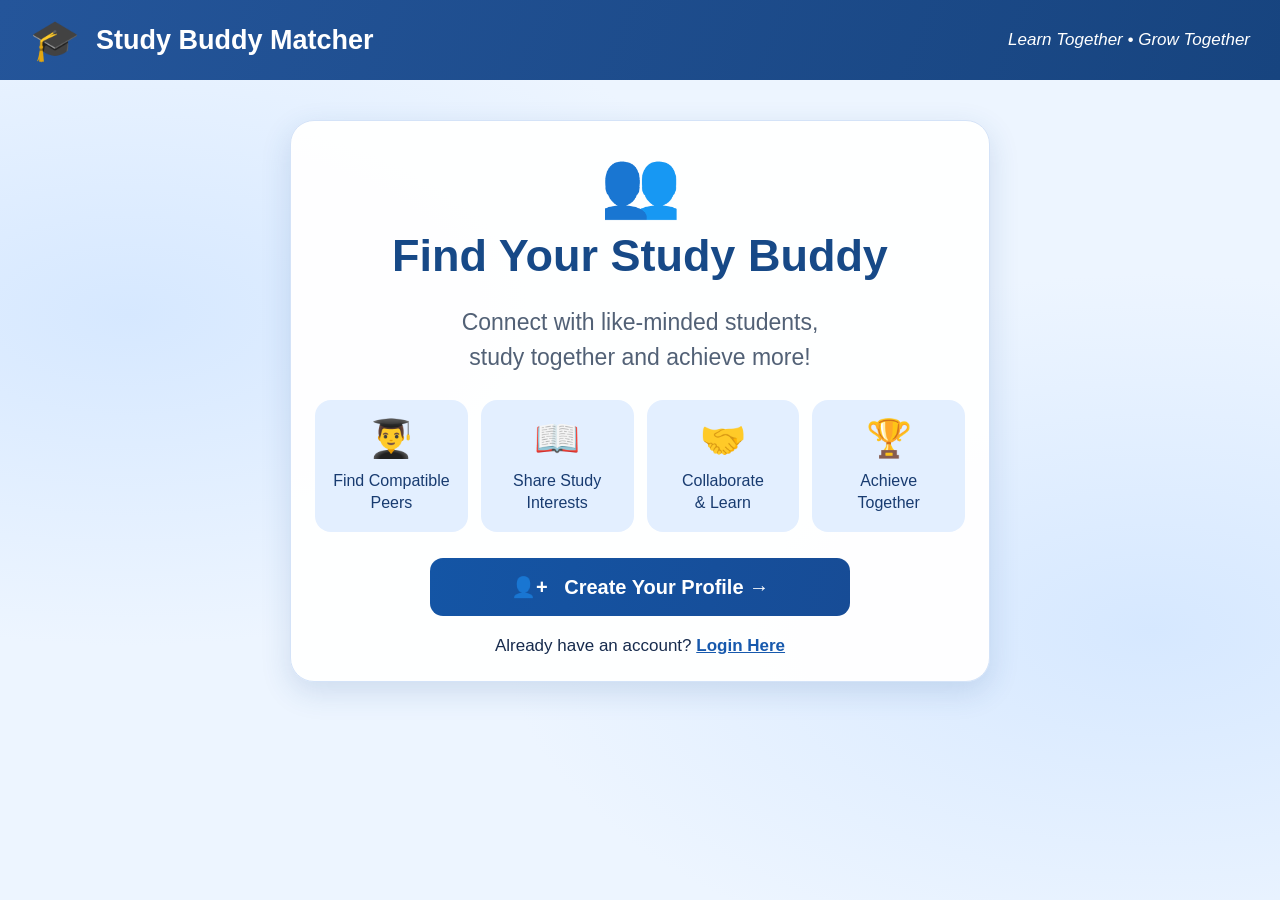
<file: index.html>
<!DOCTYPE html>
<html lang="en">
<head>
    <meta charset="UTF-8">
    <meta name="viewport" content="width=device-width, initial-scale=1.0">
    <title>Study Buddy Matcher</title>
    <link rel="stylesheet" href="Style.css">
</head>
<body>

    <header class="top-header">
        <div class="brand">
            <span class="cap">🎓</span>
            <span>Study Buddy Matcher</span>
        </div>
        <div class="tagline">Learn Together • Grow Together</div>
    </header>

    <main class="hero-card">

        <div class="hero-icon">👥</div>

        <h1>Find Your Study Buddy</h1>

        <p class="description">
            Connect with like-minded students,<br>
            study together and achieve more!
        </p>

        <section class="features">

            <div class="feature">
                <div class="feature-icon">👨‍🎓</div>
                <p>Find Compatible<br>Peers</p>
            </div>

            <div class="feature">
                <div class="feature-icon">📖</div>
                <p>Share Study<br>Interests</p>
            </div>

            <div class="feature">
                <div class="feature-icon">🤝</div>
                <p>Collaborate<br>&amp; Learn</p>
            </div>

            <div class="feature">
                <div class="feature-icon">🏆</div>
                <p>Achieve<br>Together</p>
            </div>

        </section>

        <a href="RegistrationPage.html" class="create-button">
            👤+ &nbsp; Create Your Profile &rarr;
        </a>

        <p class="login-text">
            Already have an account?
            <a href="LoginPage.html">Login Here</a>
        </p>

    </main>

</body>
</html>
</file>
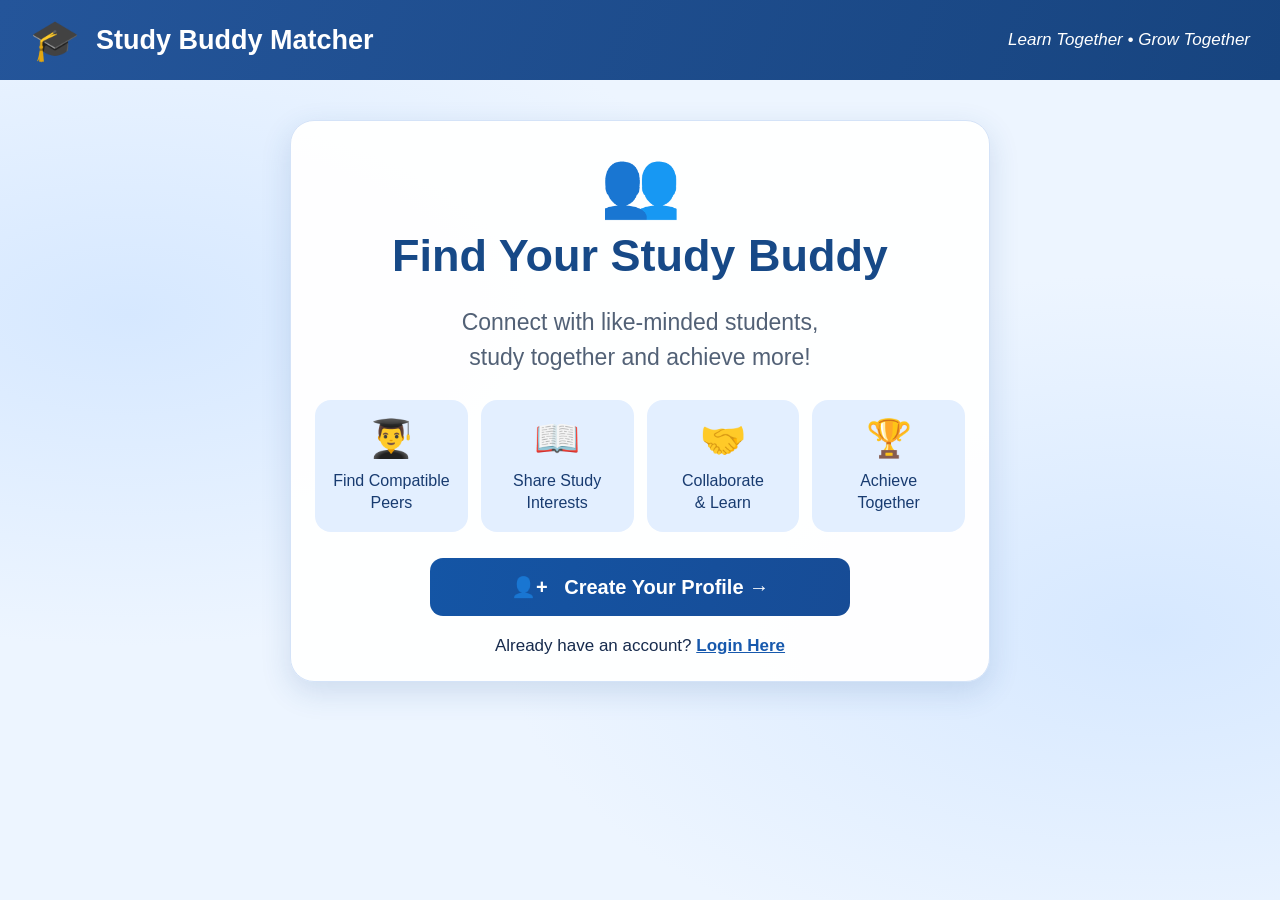
<file: src/main/webapp/index.html>
<!DOCTYPE html>
<html lang="en">
<head>
    <meta charset="UTF-8">
    <meta name="viewport" content="width=device-width, initial-scale=1.0">
    <title>Study Buddy Matcher</title>
    <link rel="stylesheet" href="Style.css">
</head>
<body>

    <header class="top-header">
        <div class="brand">
            <span class="cap">🎓</span>
            <span>Study Buddy Matcher</span>
        </div>
        <div class="tagline">Learn Together • Grow Together</div>
    </header>

    <main class="hero-card">

        <div class="hero-icon">👥</div>

        <h1>Find Your Study Buddy</h1>

        <p class="description">
            Connect with like-minded students,<br>
            study together and achieve more!
        </p>

        <section class="features">

            <div class="feature">
                <div class="feature-icon">👨‍🎓</div>
                <p>Find Compatible<br>Peers</p>
            </div>

            <div class="feature">
                <div class="feature-icon">📖</div>
                <p>Share Study<br>Interests</p>
            </div>

            <div class="feature">
                <div class="feature-icon">🤝</div>
                <p>Collaborate<br>&amp; Learn</p>
            </div>

            <div class="feature">
                <div class="feature-icon">🏆</div>
                <p>Achieve<br>Together</p>
            </div>

        </section>

        <a href="RegistrationPage.html" class="create-button">
            👤+ &nbsp; Create Your Profile &rarr;
        </a>

        <p class="login-text">
            Already have an account?
            <a href="LoginPage.html">Login Here</a>
        </p>

    </main>

</body>
</html>
</file>
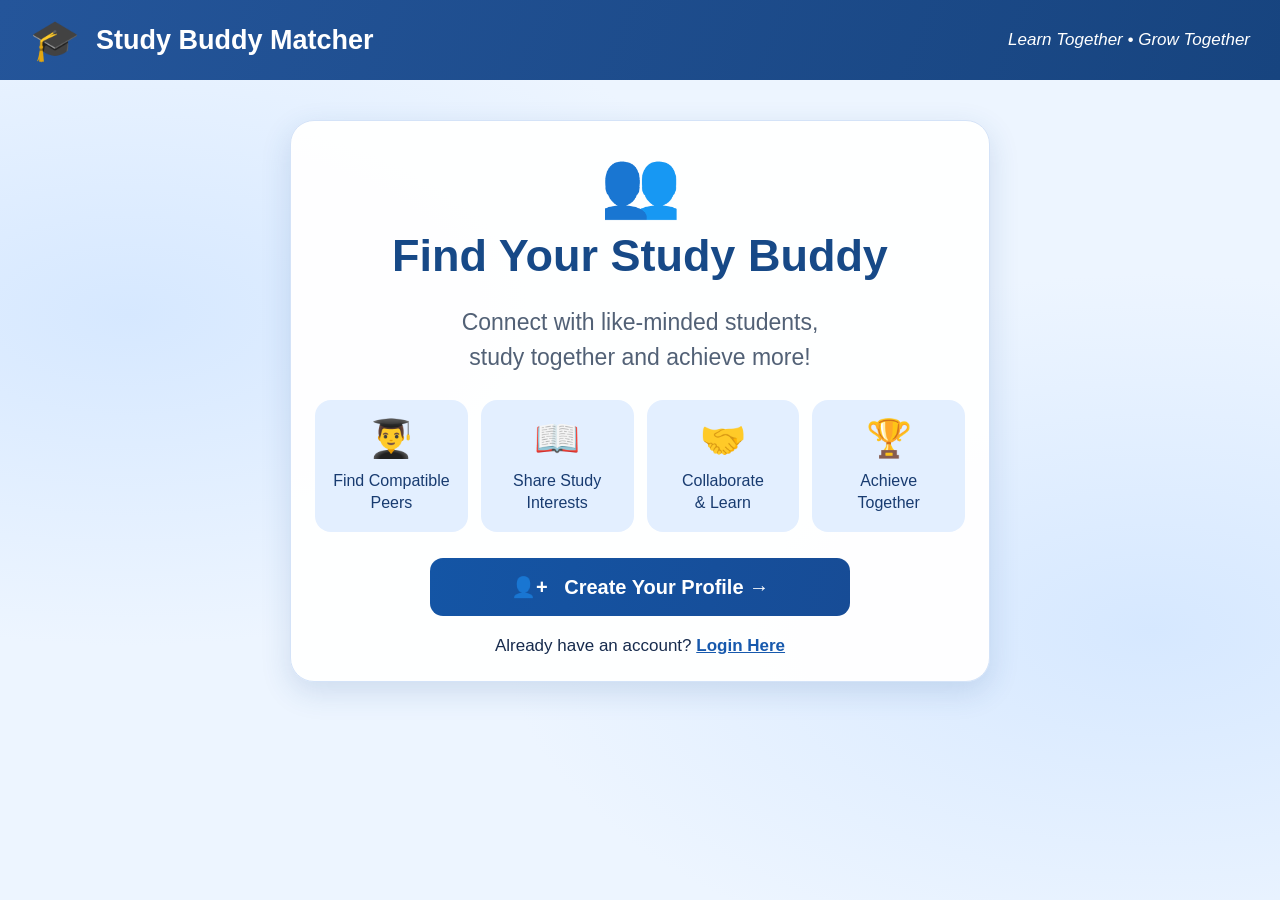
<file: HomePage.html>
<!DOCTYPE html>
<html lang="en">
<head>
    <meta charset="UTF-8">
    <meta name="viewport" content="width=device-width, initial-scale=1.0">
    <title>Study Buddy Matcher</title>
    <link rel="stylesheet" href="HomePage.css">
</head>
<body>

    <header class="top-header">
        <div class="brand">
            <span class="cap">🎓</span>
            <span>Study Buddy Matcher</span>
        </div>
        <div class="tagline">Learn Together • Grow Together</div>
    </header>

    <main class="hero-card">

        <div class="hero-icon">👥</div>

        <h1>Find Your Study Buddy</h1>

        <p class="description">
            Connect with like-minded students,<br>
            study together and achieve more!
        </p>

        <section class="features">

            <div class="feature">
                <div class="feature-icon">👨‍🎓</div>
                <p>Find Compatible<br>Peers</p>
            </div>

            <div class="feature">
                <div class="feature-icon">📖</div>
                <p>Share Study<br>Interests</p>
            </div>

            <div class="feature">
                <div class="feature-icon">🤝</div>
                <p>Collaborate<br>&amp; Learn</p>
            </div>

            <div class="feature">
                <div class="feature-icon">🏆</div>
                <p>Achieve<br>Together</p>
            </div>

        </section>

        <a href="RegistrationPage.html" class="create-button">
            👤+ &nbsp; Create Your Profile &rarr;
        </a>

        <p class="login-text">
            Already have an account?
            <a href="LoginPage.html">Login Here</a>
        </p>

    </main>

</body>
</html>
</file>
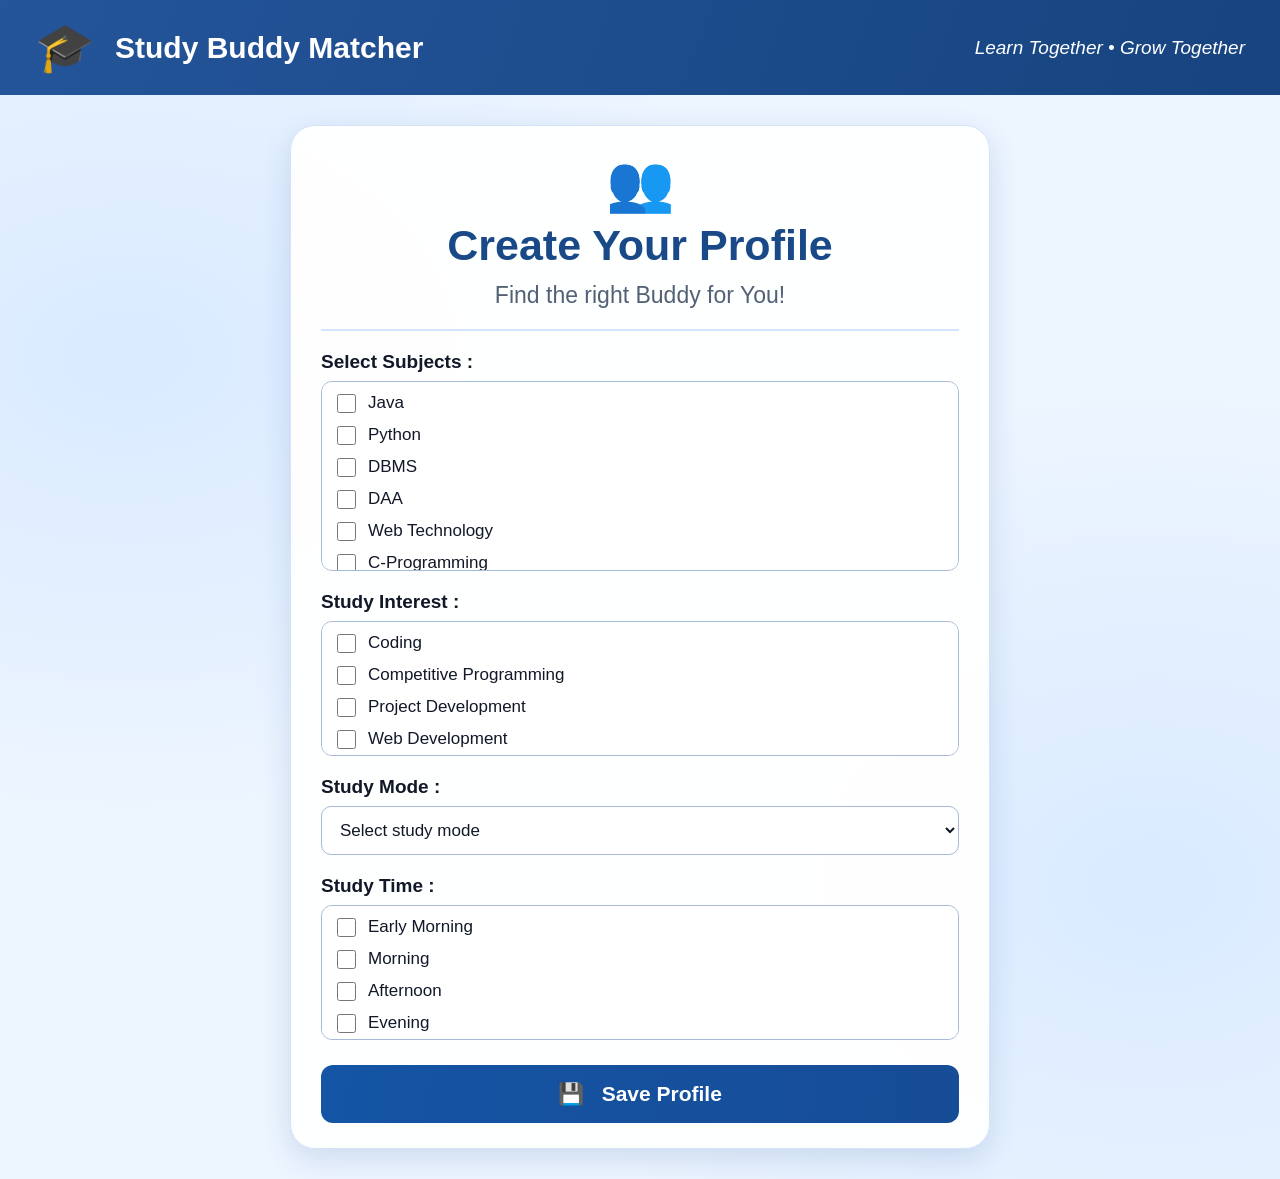
<file: ProfilePage.html>
<!DOCTYPE html>
<html lang="en">
<head>
    <meta charset="UTF-8">
    <meta name="viewport" content="width=device-width, initial-scale=1.0">
    <title>Create Your Profile - Study Buddy Matcher</title>
    <link rel="stylesheet" href="ProfilePage.css">
</head>
<body>

    <header class="top-header">
        <div class="brand">
            <span class="cap">&#127891;</span>
            <span>Study Buddy Matcher</span>
        </div>
        <div class="tagline">Learn Together &bull; Grow Together</div>
    </header>

    <main class="profile-card">

        <div class="profile-icon">&#128101;</div>
        <h1>Create Your Profile</h1>
        <h3>Find the right Buddy for You!</h3>

        <div class="divider"></div>

        <form action="LoginPage.html" method="get">

            <label>Select Subjects :</label>
            <div class="checkbox-list subjects-list" required>
                <label><input type="checkbox" name="subjects" value="java"> Java</label>
                <label><input type="checkbox" name="subjects" value="python"> Python</label>
                <label><input type="checkbox" name="subjects" value="dbms"> DBMS</label>
                <label><input type="checkbox" name="subjects" value="daa"> DAA</label>
                <label><input type="checkbox" name="subjects" value="webTechnology"> Web Technology</label>
                <label><input type="checkbox" name="subjects" value="C"> C-Programming</label>
                <label><input type="checkbox" name="subjects" value="C++"> C++</label>
                <label><input type="checkbox" name="subjects" value="coa"> COA</label>
                <label><input type="checkbox" name="subjects" value="os"> OS</label>
                <label><input type="checkbox" name="subjects" value="tafl"> TAFL</label>
            </div>

            <label>Study Interest :</label>
            <div class="checkbox-list interest-list">
                <label><input type="checkbox" name="interest" value="coding"> Coding</label>
                <label><input type="checkbox" name="interest" value="competitiveProgramming"> Competitive Programming</label>
                <label><input type="checkbox" name="interest" value="projectDevelopment"> Project Development</label>
                <label><input type="checkbox" name="interest" value="webDevelopment"> Web Development</label>
            </div>

            <label for="studyMode">Study Mode :</label>
            <select id="studyMode" name="studyMode" required>
                <option value="">Select study mode</option>
                <option value="online">Online</option>
                <option value="offline">Offline</option>
                <option value="both">Both</option>
            </select>

            <label>Study Time :</label>
            <div class="checkbox-list time-list">
                <label><input type="checkbox" name="studyTime" value="earlyMorning"> Early Morning</label>
                <label><input type="checkbox" name="studyTime" value="morning"> Morning</label>
                <label><input type="checkbox" name="studyTime" value="afternoon"> Afternoon</label>
                <label><input type="checkbox" name="studyTime" value="evening"> Evening</label>
                <label><input type="checkbox" name="studyTime" value="night"> Night</label>
            </div>

            <button type="submit">&#128190; &nbsp; Save Profile</button>

        </form>
    </main>

</body>
</html>
</file>
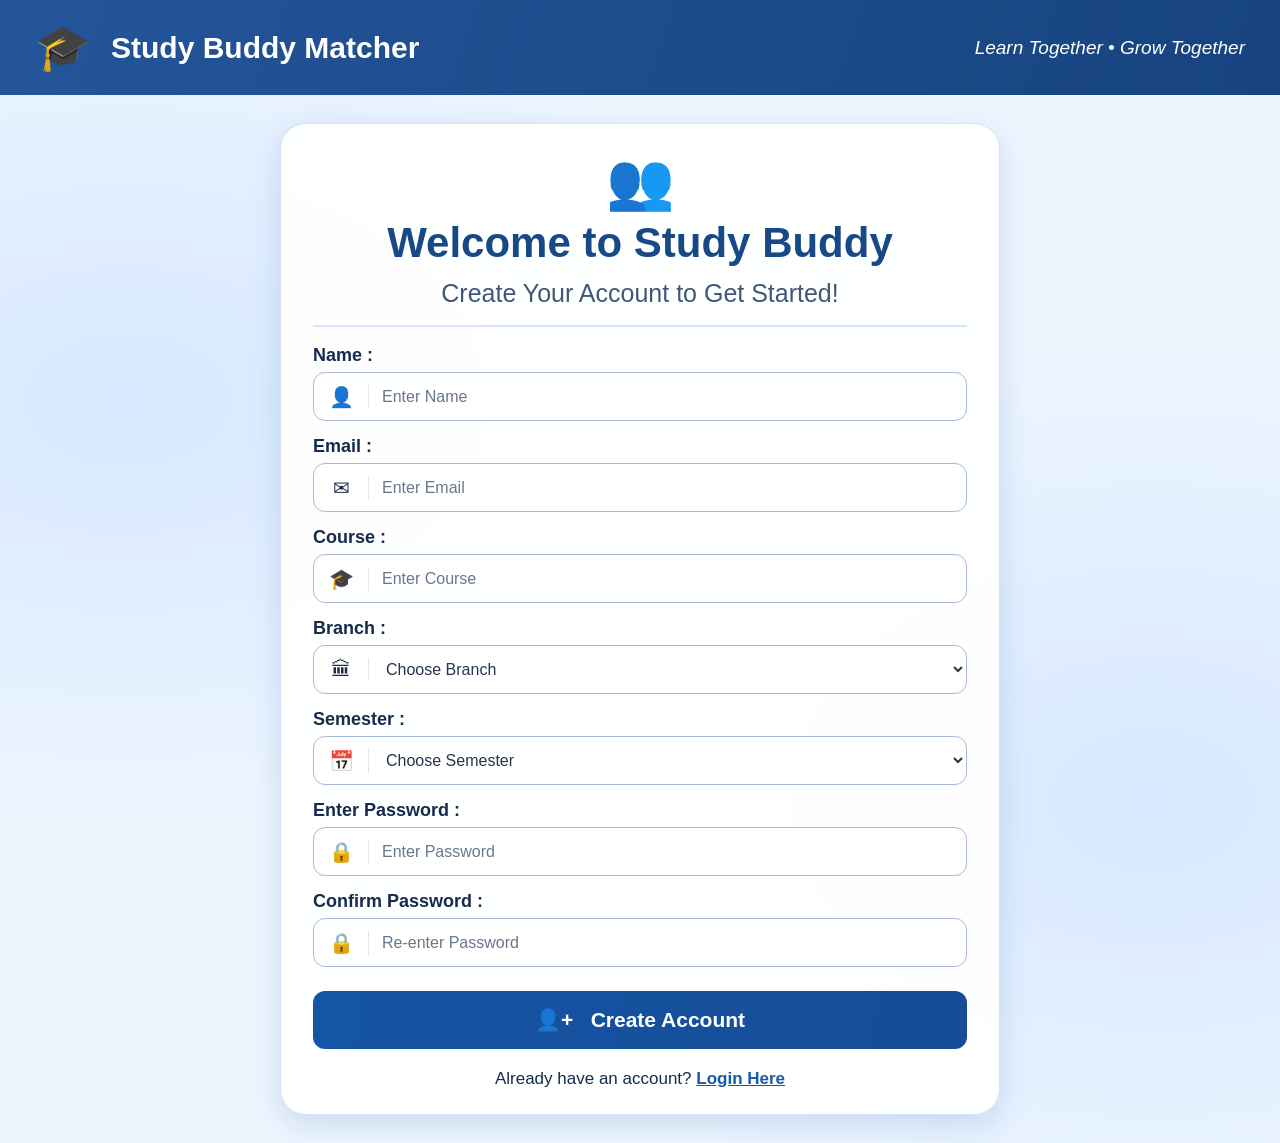
<file: RegistrationPage.html>
<!DOCTYPE html>
<html lang="en">
<head>
    <meta charset="UTF-8">
    <meta name="viewport" content="width=device-width, initial-scale=1.0">
    <title>Registration - Study Buddy Matcher</title>
    <link rel="stylesheet" href="RegistrationPage.css">
</head>
<body>

    <header class="top-header">
        <div class="brand">
            <span class="cap">🎓</span>
            <span>Study Buddy Matcher</span>
        </div>
        <div class="tagline">Learn Together • Grow Together</div>
    </header>

    <main class="registration-card">

        <div class="hero-icon">👥</div>

        <h1>Welcome to Study Buddy</h1>
        <h3>Create Your Account to Get Started!</h3>

        <div class="divider"></div>

        <form action="ProfilePage.html" method="get">

            <label for="name">Name :</label>
            <div class="input-box">
                <span>👤</span>
                <input type="text" id="name" name="name"
                       placeholder="Enter Name" required>
            </div>

            <label for="email">Email :</label>
            <div class="input-box">
                <span>✉</span>
                <input type="email" id="email" name="email"
                       placeholder="Enter Email" required>
            </div>

            <label for="course">Course :</label>
            <div class="input-box">
                <span>🎓</span>
                <input type="text" id="course" name="course"
                       placeholder="Enter Course" required>
            </div>

            <label for="branch">Branch :</label>
            <div class="input-box">
                <span>🏛</span>
                <select id="branch" name="branch" required>
                    <option value="">Choose Branch</option>
                    <option value="CSE">Computer Science Engineering</option>
                    <option value="IT">Information Technology</option>
                    <option value="ECE">Electronics and Communication</option>
                    <option value="ME">Mechanical Engineering</option>
                    <option value="CE">Civil Engineering</option>
                    <option value="EE">Electrical Engineering</option>
                    <option value="AI-ML">AI &amp; Machine Learning</option>
                    <option value="DS">Data Science</option>
                </select>
            </div>

            <label for="semester">Semester :</label>
            <div class="input-box">
                <span>📅</span>
                <select id="semester" name="semester" required>
                    <option value="">Choose Semester</option>
                    <option value="1">1st Semester</option>
                    <option value="2">2nd Semester</option>
                    <option value="3">3rd Semester</option>
                    <option value="4">4th Semester</option>
                    <option value="5">5th Semester</option>
                    <option value="6">6th Semester</option>
                    <option value="7">7th Semester</option>
                    <option value="8">8th Semester</option>
                </select>
            </div>

            <label for="password">Enter Password :</label>
            <div class="input-box">
                <span>🔒</span>
                <input type="password" id="password" name="password"
                       placeholder="Enter Password" required>
            </div>

            <label for="confirmPassword">Confirm Password :</label>
            <div class="input-box">
                <span>🔒</span>
                <input type="password" id="confirmPassword"
                       name="confirmPassword"
                       placeholder="Re-enter Password" required>
            </div>

            <button type="submit">👤+ &nbsp; Create Account</button>

        </form>

        <p class="login-text">
            Already have an account?
            <a href="LoginPage.html">Login Here</a>
        </p>

    </main>

</body>
</html>
</file>
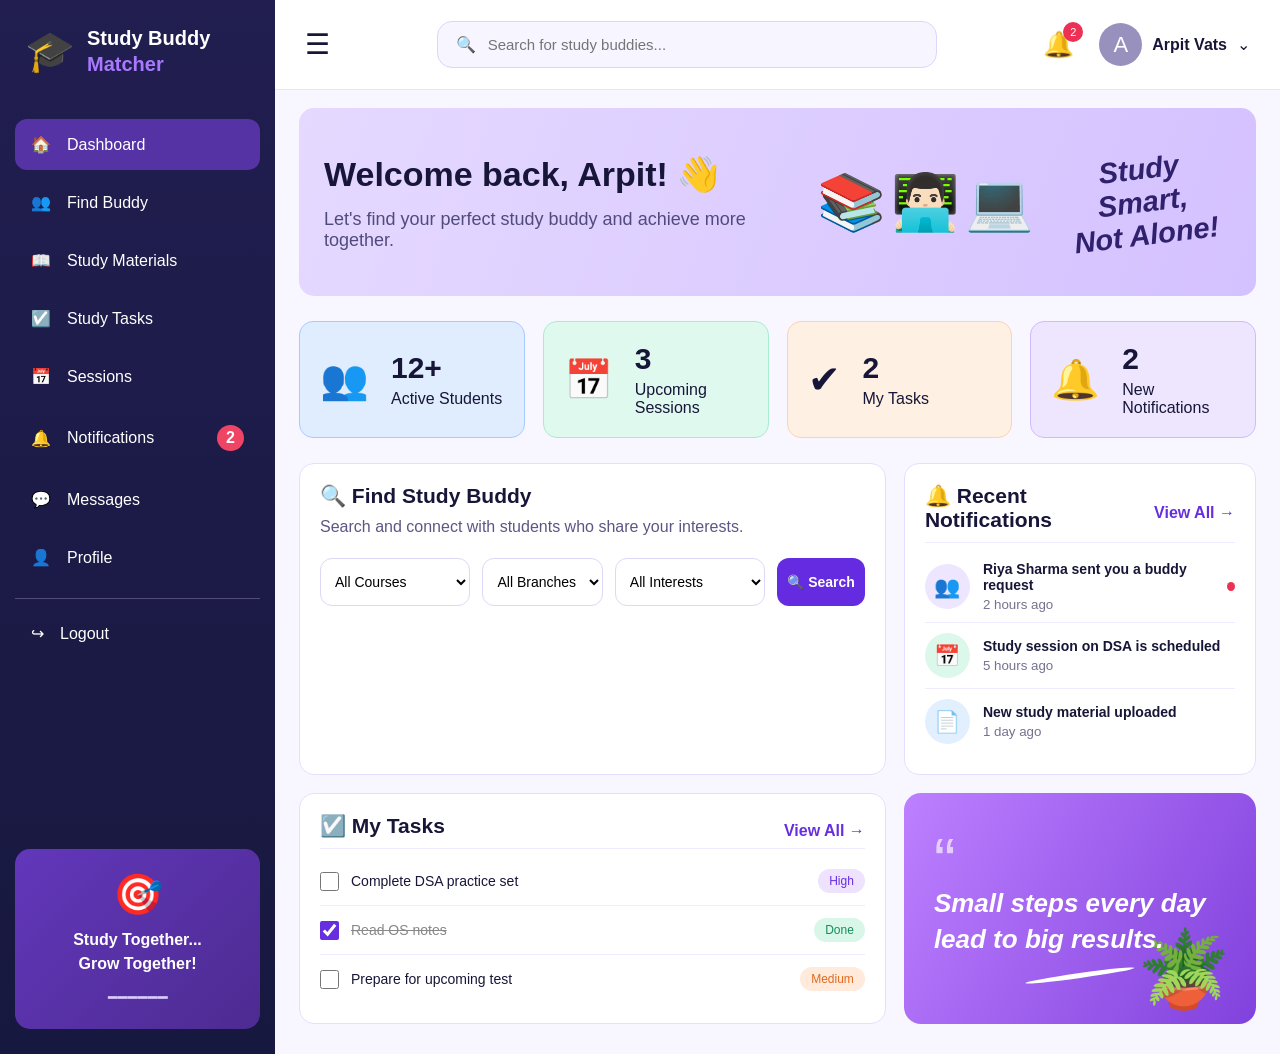
<file: src/main/webapp/Dashboard.html>
<!DOCTYPE html>
<html lang="en">
<head>
    <meta charset="UTF-8">
    <meta name="viewport" content="width=device-width, initial-scale=1.0">
    <title>Study Buddy Matcher | Dashboard</title>
    <link rel="stylesheet" href="Dashboard.css">
</head>
<body>

<div class="dashboard">

    <!-- Sidebar -->
    <aside class="sidebar" id="sidebar">

        <div class="logo">
            <span>🎓</span>
            <h2>Study Buddy<br><span>Matcher</span></h2>
        </div>

        <nav class="sidebar-menu">
            <a href="#" class="menu-item active">🏠 <span>Dashboard</span></a>
            <a href="#" class="menu-item">👥 <span>Find Buddy</span></a>
            <a href="#" class="menu-item">📖 <span>Study Materials</span></a>
            <a href="#" class="menu-item">☑️ <span>Study Tasks</span></a>
            <a href="#" class="menu-item">📅 <span>Sessions</span></a>
            <a href="#" class="menu-item">🔔 <span>Notifications</span><b>2</b></a>
            <a href="#" class="menu-item">💬 <span>Messages</span></a>
            <a href="#" class="menu-item">👤 <span>Profile</span></a>
        </nav>

        <a href="LogoutPageServlet" class="menu-item logout">↪ <span>Logout</span></a>

        <div class="sidebar-quote">
            <div class="target-icon">🎯</div>
            <h3>Study Together...<br>Grow Together!</h3>
            <span>━━━━━━</span>
        </div>

    </aside>

    <!-- Main Content -->
    <main class="main-content">

        <!-- Top Header -->
        <header class="top-header">

            <button class="menu-toggle" id="menuToggle">☰</button>

            <div class="search-bar">
                <span>🔍</span>
                <input type="text" placeholder="Search for study buddies...">
            </div>

            <div class="header-profile">
                <button class="notification-btn" id="notificationBtn">
                    🔔 <span>2</span>
                </button>

                <div class="profile-info">
                    <div class="profile-avatar">A</div>
                    <strong>Arpit Vats</strong>
                    <span>⌄</span>
                </div>
            </div>

        </header>

        <!-- Page Content -->
        <section class="page-content">

            <!-- Welcome Banner -->
            <div class="welcome-banner">

                <div class="welcome-text">
                    <h1>Welcome back, Arpit! 👋</h1>
                    <p>Let's find your perfect study buddy and achieve more together.</p>
                </div>

                <div class="welcome-illustration">
                    <span>📚</span>
                    <span>👨🏻‍💻</span>
                    <span>💻</span>
                </div>

                <div class="banner-message">
                    Study Smart,<br>Not Alone!
                </div>

            </div>

            <!-- Statistics -->
            <div class="stats-container">

                <div class="stat-card blue">
                    <span class="stat-icon">👥</span>
                    <div>
                        <h2>12+</h2>
                        <p>Active Students</p>
                    </div>
                </div>

                <div class="stat-card green">
                    <span class="stat-icon">📅</span>
                    <div>
                        <h2>3</h2>
                        <p>Upcoming Sessions</p>
                    </div>
                </div>

                <div class="stat-card orange">
                    <span class="stat-icon">✔</span>
                    <div>
                        <h2 id="taskCount">5</h2>
                        <p>My Tasks</p>
                    </div>
                </div>

                <div class="stat-card purple">
                    <span class="stat-icon">🔔</span>
                    <div>
                        <h2>2</h2>
                        <p>New Notifications</p>
                    </div>
                </div>

            </div>

            <!-- Main Dashboard Grid -->
            <div class="dashboard-grid">

                <!-- Find Buddy -->
                <section class="panel buddy-panel">

                    <h2>🔍 Find Study Buddy</h2>
                    <p>Search and connect with students who share your interests.</p>

                    <div class="buddy-search">

                        <select id="course">
                            <option value="">All Courses</option>
                            <option value="B.Tech">B.Tech</option>
                            <option value="BCA">BCA</option>
                            <option value="MCA">MCA</option>
                        </select>

                        <select id="branch">
                            <option value="">All Branches</option>
                            <option value="IT">IT</option>
                            <option value="CSE">CSE</option>
                            <option value="ECE">ECE</option>
                        </select>

                        <select id="interest">
                            <option value="">All Interests</option>
                            <option value="Java">Java</option>
                            <option value="Web Development">Web Development</option>
                            <option value="DSA">DSA</option>
                        </select>

                        <button id="searchBuddyBtn">🔍 Search</button>

                    </div>

                    <div id="searchMessage" class="search-message"></div>

                </section>

                <!-- Recent Notifications -->
                <section class="panel notifications-panel">

                    <div class="panel-heading">
                        <h2>🔔 Recent Notifications</h2>
                        <a href="#">View All →</a>
                    </div>

                    <div class="notification-item">
                        <span class="notification-icon">👥</span>
                        <div>
                            <h4>Riya Sharma sent you a buddy request</h4>
                            <small>2 hours ago</small>
                        </div>
                        <span class="notification-dot"></span>
                    </div>

                    <div class="notification-item">
                        <span class="notification-icon green-icon">📅</span>
                        <div>
                            <h4>Study session on DSA is scheduled</h4>
                            <small>5 hours ago</small>
                        </div>
                    </div>

                    <div class="notification-item">
                        <span class="notification-icon blue-icon">📄</span>
                        <div>
                            <h4>New study material uploaded</h4>
                            <small>1 day ago</small>
                        </div>
                    </div>

                </section>

                <!-- My Tasks -->
                <section class="panel tasks-panel">

                    <div class="panel-heading">
                        <h2>☑️ My Tasks</h2>
                        <a href="#">View All →</a>
                    </div>

                    <div class="task-item">
                        <input type="checkbox" class="task-checkbox">
                        <span>Complete DSA practice set</span>
                        <label class="high">High</label>
                    </div>

                    <div class="task-item">
                        <input type="checkbox" class="task-checkbox" checked>
                        <span>Read OS notes</span>
                        <label class="done">Done</label>
                    </div>

                    <div class="task-item">
                        <input type="checkbox" class="task-checkbox">
                        <span>Prepare for upcoming test</span>
                        <label class="medium">Medium</label>
                    </div>

                </section>

                <!-- Motivational Quote -->
                <section class="quote-card">

                    <div class="quote-mark">“</div>

                    <h2>
                        Small steps every day<br>
                        lead to big results.
                    </h2>

                    <div class="plant">🪴</div>

                    <div class="quote-line"></div>

                </section>

            </div>

        </section>

    </main>

</div>

<script src="Dashboard.js"></script>
</body>
</html>
</file>
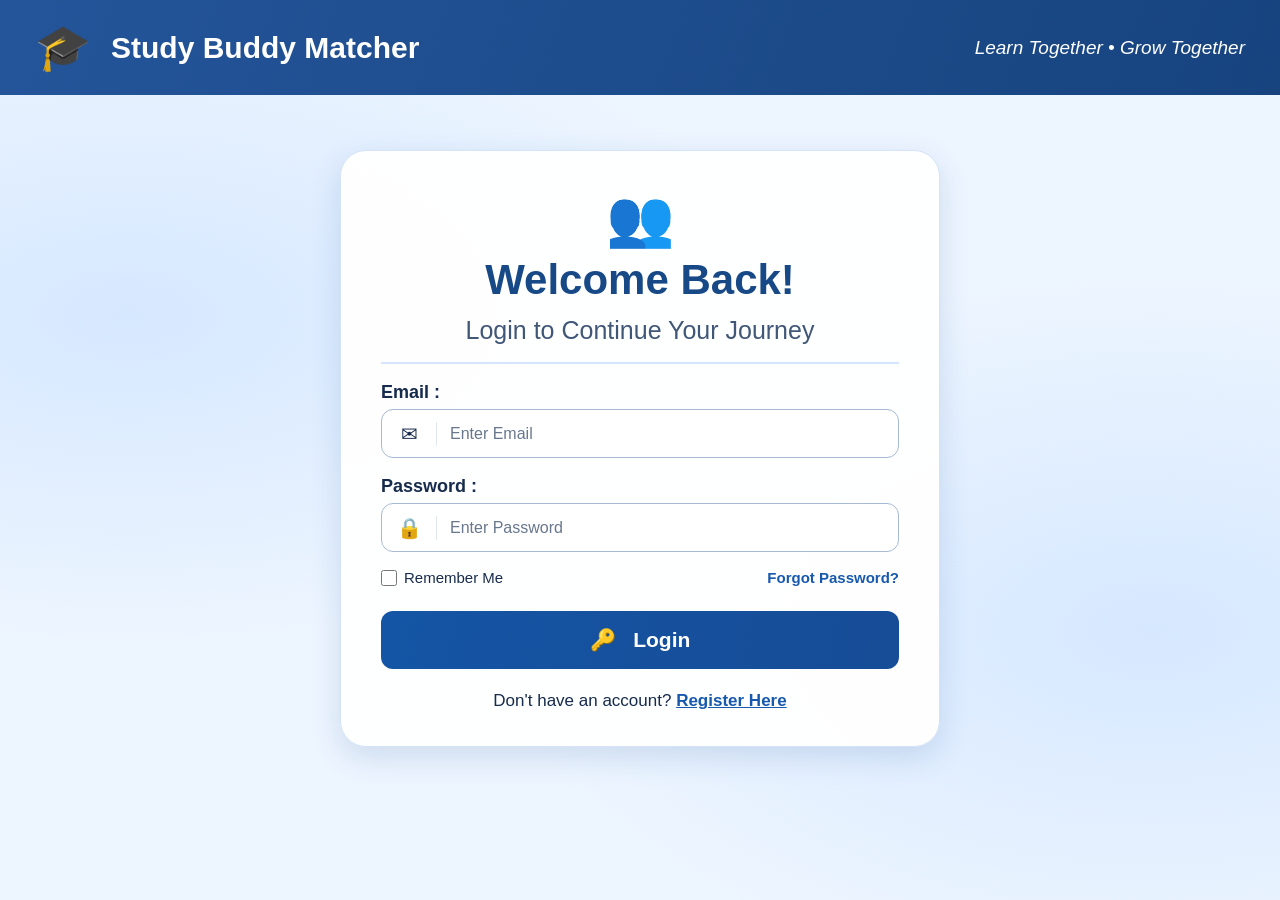
<file: src/main/webapp/LoginPage.html>
<!DOCTYPE html>
<html lang="en">
<head>
    <meta charset="UTF-8">
    <meta name="viewport" content="width=device-width, initial-scale=1.0">
    <title>Login - Study Buddy Matcher</title>
    <link rel="stylesheet" href="LoginPage.css">
</head>
<body>

    <!-- Header -->
    <header class="top-header">
        <div class="brand">
            <span class="cap">🎓</span>
            <span>Study Buddy Matcher</span>
        </div>
        <div class="tagline">Learn Together • Grow Together</div>
    </header>

    <!-- Login Card -->
    <main class="login-card">

        <div class="hero-icon">👥</div>

        <h1>Welcome Back!</h1>
        <h3>Login to Continue Your Journey</h3>

        <div class="divider"></div>

        <!-- Login Form -->
        <form action="LoginPageServlet" method="post">

            <label for="email">Email :</label>
            <div class="input-box">
                <span>✉</span>
                <input type="email" id="email" name="email"
                       placeholder="Enter Email" required>
            </div>

            <label for="password">Password :</label>
            <div class="input-box">
                <span>🔒</span>
                <input type="password" id="password" name="password"
                       placeholder="Enter Password" required>
            </div>

            <!-- Remember Me -->
            <div class="login-options">
                <label>
                    <input type="checkbox" name="rememberMe">
                    Remember Me
                </label>

                <a href="#">Forgot Password?</a>
            </div>

            <button type="submit">🔑 &nbsp; Login</button>

        </form>

        <p class="register-text">
            Don't have an account?
            <a href="RegistrationPage.html">Register Here</a>
        </p>

    </main>

</body>
</html>
</file>
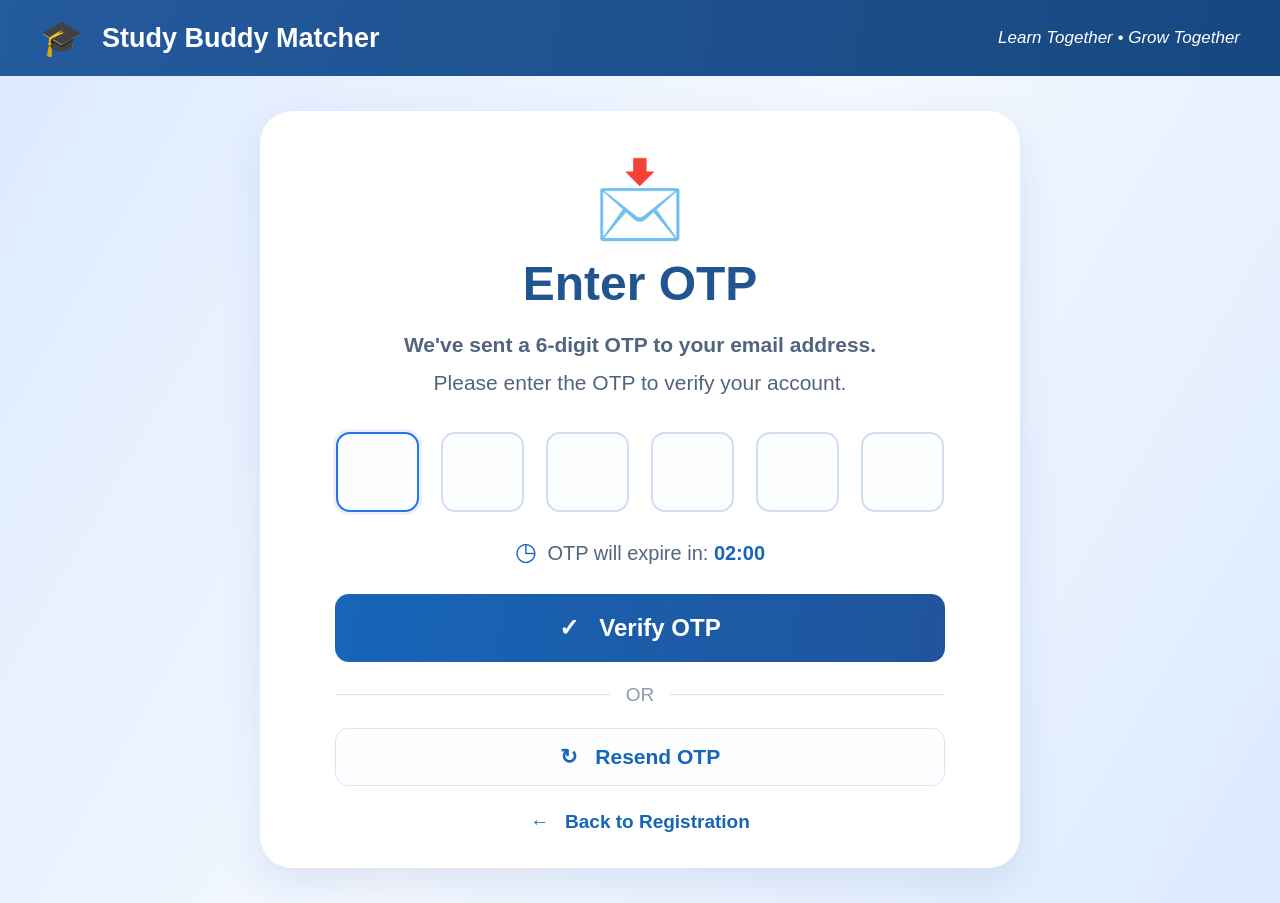
<file: src/main/webapp/OTPPage.html>
<!DOCTYPE html>
<html lang="en">
<head>
    <meta charset="UTF-8">
    <meta name="viewport" content="width=device-width, initial-scale=1.0">
    <title>Enter OTP - Study Buddy Matcher</title>
    <link rel="stylesheet" href="OTPPage.css">
</head>
<body>

    <!-- Header -->
    <header>
        <div class="logo">
            <span>🎓</span>
            <h2>Study Buddy Matcher</h2>
        </div>

        <p>Learn Together • Grow Together</p>
    </header>

    <!-- Main Section -->
    <main>

        <div class="otp-container">

            <div class="otp-icon">📩</div>

            <h1>Enter OTP</h1>

            <p class="description">
                <strong>We've sent a 6-digit OTP to your email address.</strong>
                <br>
                Please enter the OTP to verify your account.
            </p>

            <!-- OTP Form -->
            <form action="OTPValidationServlet" method="post">

                <div class="otp-inputs">
                    <input type="text" name="otp1" maxlength="1"
                           inputmode="numeric" required autofocus>

                    <input type="text" name="otp2" maxlength="1"
                           inputmode="numeric" required>

                    <input type="text" name="otp3" maxlength="1"
                           inputmode="numeric" required>

                    <input type="text" name="otp4" maxlength="1"
                           inputmode="numeric" required>

                    <input type="text" name="otp5" maxlength="1"
                           inputmode="numeric" required>

                    <input type="text" name="otp6" maxlength="1"
                           inputmode="numeric" required>
                </div>

                <!-- Timer -->
                <div class="timer">
                    <span>◷</span>
                    OTP will expire in:
                    <strong>02:00</strong>
                </div>

                <!-- Verify Button -->
                <button type="submit" class="verify-btn">
                    ✓ &nbsp; Verify OTP
                </button>

                <!-- Divider -->
                <div class="divider">
                    <span></span>
                    OR
                    <span></span>
                </div>

                <!-- Resend OTP -->
                <button type="button" class="resend-btn">
                    ↻ &nbsp; Resend OTP
                </button>

                <!-- Back Link -->
                <a href="RegistrationPage.html" class="back-link">
                    ← &nbsp; Back to Registration
                </a>

            </form>

        </div>

    </main>
    
<script>
    const otpInputs = document.querySelectorAll(".otp-inputs input");

    otpInputs.forEach((input, index) => {

        // Automatically move to the next box
        input.addEventListener("input", () => {

            input.value = input.value.replace(/[^0-9]/g, "");

            if (input.value !== "" && index < otpInputs.length - 1) {
                otpInputs[index + 1].focus();
            }

        });

        // Move to the previous box using Backspace
        input.addEventListener("keydown", (event) => {

            if (event.key === "Backspace" &&
                input.value === "" &&
                index > 0) {

                otpInputs[index - 1].focus();
            }

        });

    });
</script>
</body>
</html>
</file>
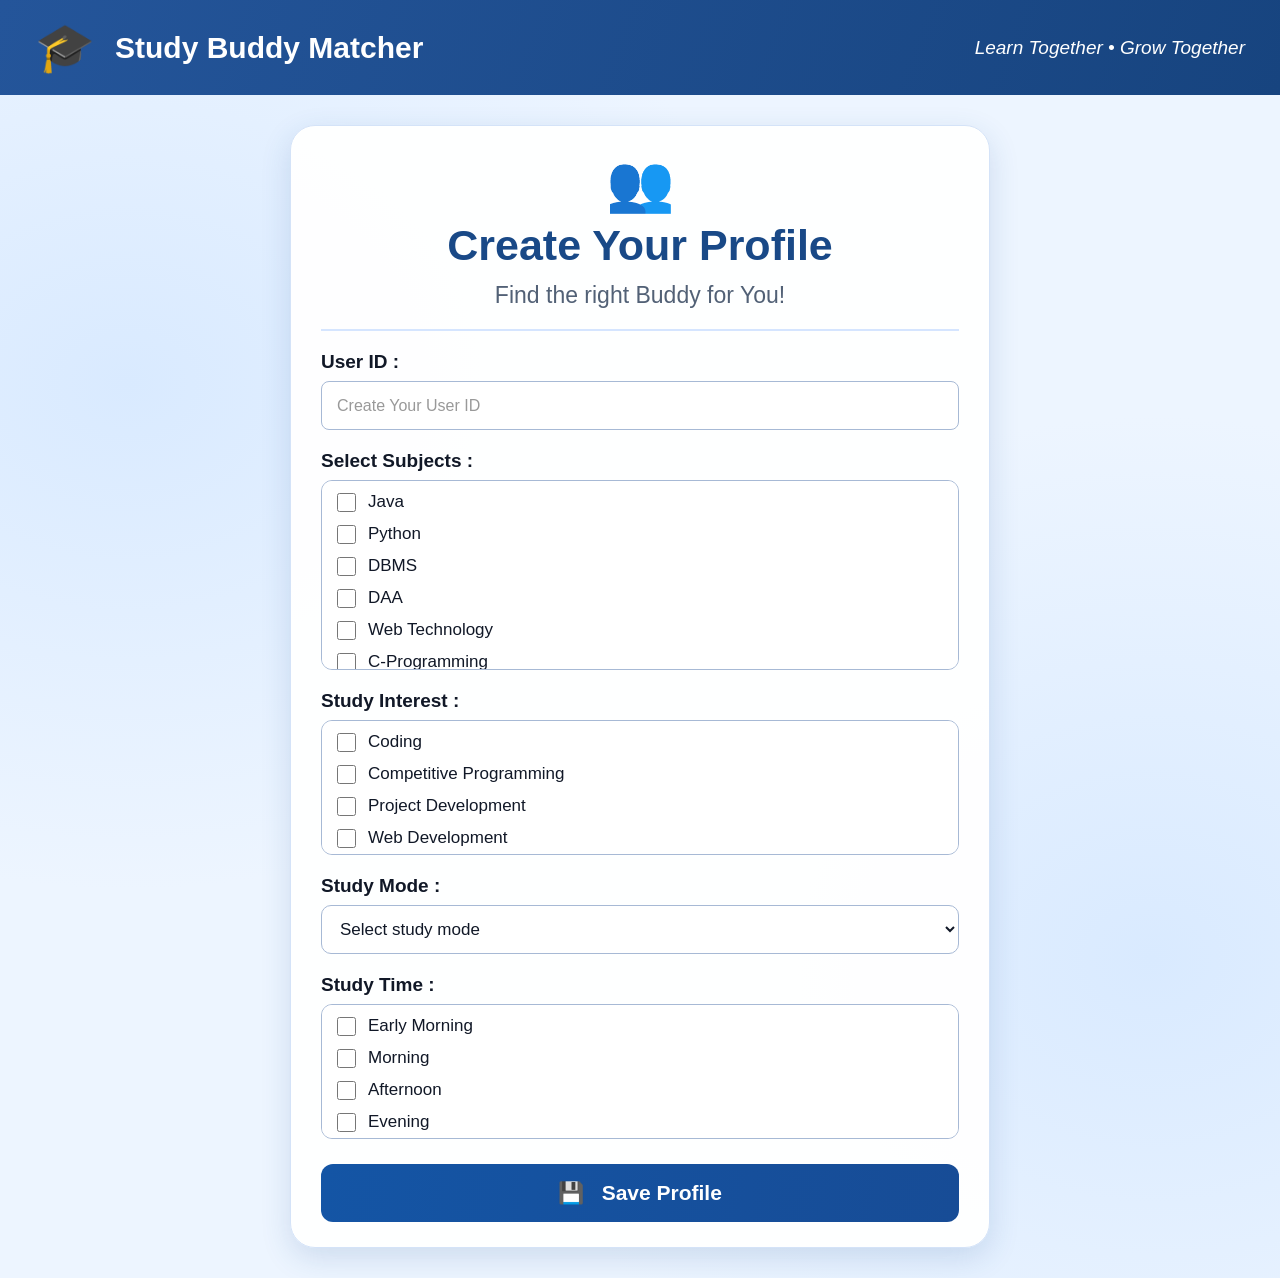
<file: src/main/webapp/ProfilePage.html>
<!DOCTYPE html>
<html lang="en">
<head>
    <meta charset="UTF-8">
    <meta name="viewport" content="width=device-width, initial-scale=1.0">
    <title>Create Your Profile - Study Buddy Matcher</title>
    <link rel="stylesheet" href="ProfilePage.css?v=2">
</head>
<body>

    <header class="top-header">
        <div class="brand">
            <span class="cap">&#127891;</span>
            <span>Study Buddy Matcher</span>
        </div>
        <div class="tagline">Learn Together &bull; Grow Together</div>
    </header>

    <main class="profile-card">

        <div class="profile-icon">&#128101;</div>
        <h1>Create Your Profile</h1>
        <h3>Find the right Buddy for You!</h3>

        <div class="divider"></div>

        <form action="ProfilePageServlet" method="post">
        	<label>User ID : </label>
        	<input type="text" id="userID" name="userID" class="userID" placeholder="Create Your User ID">
            <p id="userIDError" class="error-message"></p>
            <label>Select Subjects :</label>
            <div class="checkbox-list subjects-list">
                <label><input type="checkbox" name="subjects" value="java"> Java</label>
                <label><input type="checkbox" name="subjects" value="python"> Python</label>
                <label><input type="checkbox" name="subjects" value="dbms"> DBMS</label>
                <label><input type="checkbox" name="subjects" value="daa"> DAA</label>
                <label><input type="checkbox" name="subjects" value="webTechnology"> Web Technology</label>
                <label><input type="checkbox" name="subjects" value="C"> C-Programming</label>
                <label><input type="checkbox" name="subjects" value="C++"> C++</label>
                <label><input type="checkbox" name="subjects" value="coa"> COA</label>
                <label><input type="checkbox" name="subjects" value="os"> OS</label>
                <label><input type="checkbox" name="subjects" value="tafl"> TAFL</label>
            </div>

            <label>Study Interest :</label>
            <div class="checkbox-list interest-list">
                <label><input type="checkbox" name="interest" value="coding"> Coding</label>
                <label><input type="checkbox" name="interest" value="competitiveProgramming"> Competitive Programming</label>
                <label><input type="checkbox" name="interest" value="projectDevelopment"> Project Development</label>
                <label><input type="checkbox" name="interest" value="webDevelopment"> Web Development</label>
            </div>

            <label for="studyMode">Study Mode :</label>
            <select id="studyMode" name="studyMode" required>
                <option value="">Select study mode</option>
                <option value="online">Online</option>
                <option value="offline">Offline</option>
                <option value="both">Both</option>
            </select>

            <label>Study Time :</label>
            <div class="checkbox-list time-list">
                <label><input type="checkbox" name="studyTime" value="earlyMorning"> Early Morning</label>
                <label><input type="checkbox" name="studyTime" value="morning"> Morning</label>
                <label><input type="checkbox" name="studyTime" value="afternoon"> Afternoon</label>
                <label><input type="checkbox" name="studyTime" value="evening"> Evening</label>
                <label><input type="checkbox" name="studyTime" value="night"> Night</label>
            </div>

            <button type="submit">&#128190; &nbsp; Save Profile</button>

        </form>
    </main>
    <script>
    const params = new URLSearchParams(window.location.search);

    if (params.get("error") === "userIDExists") {
        document.getElementById("userIDError").textContent =
            "This User ID is already used. Please make another.";
    }
</script>
</body>
</html>
</file>
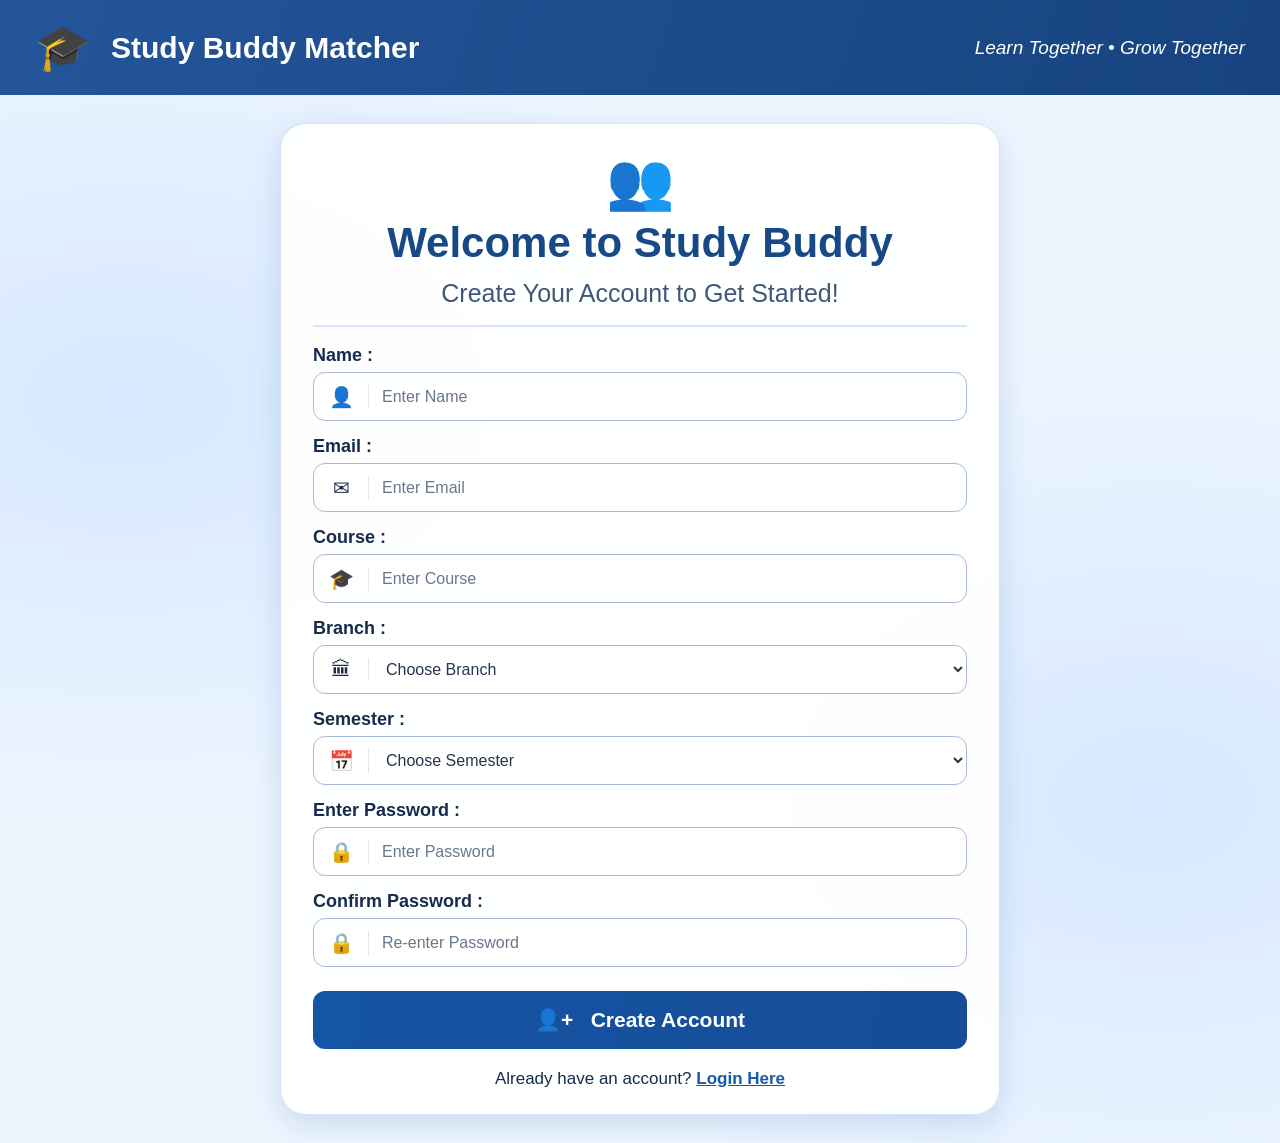
<file: src/main/webapp/RegistrationPage.html>
<!DOCTYPE html>
<html lang="en">

<head>
    <meta charset="UTF-8">
    <meta name="viewport" content="width=device-width, initial-scale=1.0">
    <title>Registration - Study Buddy Matcher</title>
    <link rel="stylesheet" href="RegistrationPage.css?v=2">
</head>

<body>

    <header class="top-header">
        <div class="brand">
            <span class="cap">🎓</span>
            <span>Study Buddy Matcher</span>
        </div>
        <div class="tagline">Learn Together • Grow Together</div>
    </header>

    <main class="registration-card">

        <div class="hero-icon">👥</div>

        <h1>Welcome to Study Buddy</h1>
        <h3>Create Your Account to Get Started!</h3>

        <div class="divider"></div>

        <form action="RegistrationPageServlet" method="post">
        
            <label for="name">Name :</label>
            <div class="input-box">
                <span>👤</span>
                <input type="text" id="name" name="name"
                    placeholder="Enter Name" required>
            </div>

            <label for="email">Email :</label>
            <div class="input-box">
                <span>✉</span>
                <input type="email" id="email" name="email"placeholder="Enter Email" required>
            </div>
            <p id="errorMessage" class="error-message"></p>

            <label for="course">Course :</label>
            <div class="input-box">
                <span>🎓</span>
                <input type="text" id="course" name="course"
                    placeholder="Enter Course" required>
            </div>

            <label for="branch">Branch :</label>
            <div class="input-box">
                <span>🏛</span>
                <select id="branch" name="branch" required>
                    <option value="">Choose Branch</option>
                    <option value="CSE">Computer Science Engineering</option>
                    <option value="IT">Information Technology</option>
                    <option value="ECE">Electronics and Communication</option>
                    <option value="ME">Mechanical Engineering</option>
                    <option value="CE">Civil Engineering</option>
                    <option value="EE">Electrical Engineering</option>
                    <option value="AI-ML">AI &amp; Machine Learning</option>
                    <option value="DS">Data Science</option>
                </select>
            </div>

            <label for="semester">Semester :</label>
            <div class="input-box">
                <span>📅</span>
                <select id="semester" name="semester" required>
                    <option value="">Choose Semester</option>
                    <option value="1">1st Semester</option>
                    <option value="2">2nd Semester</option>
                    <option value="3">3rd Semester</option>
                    <option value="4">4th Semester</option>
                    <option value="5">5th Semester</option>
                    <option value="6">6th Semester</option>
                    <option value="7">7th Semester</option>
                    <option value="8">8th Semester</option>
                </select>
            </div>

            <label for="password">Enter Password :</label>
            <div class="input-box">
                <span>🔒</span>
                <input type="password" id="password" name="password"
                    placeholder="Enter Password" required>
            </div>

            <label for="confirmPassword">Confirm Password :</label>
            <div class="input-box">
                <span>🔒</span>
                <input type="password" id="confirmPassword"
                    name="confirmPassword"
                    placeholder="Re-enter Password" required>
            </div>

            <button type="submit">👤+ &nbsp; Create Account</button>

        </form>

        <p class="login-text">
            Already have an account?
            <a href="LoginPage.html">Login Here</a>
        </p>

    </main>

    <script>
        const params = new URLSearchParams(window.location.search);

        const errorMessage = document.getElementById("errorMessage");

        if (params.get("error") === "emailExists") {

            errorMessage.textContent =
                "Email is already registered. Please use another email.";

        }
    </script>

</body>
</html>
</file>
<file: Style.css>
* {
    box-sizing: border-box;
}

body {
    margin: 0;
    min-height: 100vh;
    font-family: Arial, Helvetica, sans-serif;
    color: #173d78;
    background:
        radial-gradient(ellipse at 10% 35%, #d6e8ff 0%, transparent 40%),
        radial-gradient(ellipse at 90% 70%, #d6e8ff 0%, transparent 40%),
        #edf5ff;
}

/* Header */
.top-header {
    min-height: 80px;
    padding: 12px 30px;
    background: linear-gradient(110deg, #24559a, #17447f);
    color: white;
    display: flex;
    justify-content: space-between;
    align-items: center;
    gap: 20px;
}

.brand {
    display: flex;
    align-items: center;
    gap: 16px;
    font-size: 27px;
    font-weight: bold;
}

.cap {
    font-size: 40px;
}

.tagline {
    font-size: 17px;
    font-style: italic;
}

/* Main Card */
.hero-card {
    width: min(700px, calc(100% - 30px));
    margin: 40px auto 30px;
    padding: 25px 24px;
    background: rgba(255, 255, 255, 0.97);
    border: 1px solid #d4e3f8;
    border-radius: 24px;
    text-align: center;
    box-shadow: 0 10px 30px rgba(39, 87, 151, 0.16);
}

.hero-icon {
    font-size: 65px;
    margin-bottom: 7px;
}

h1 {
    color: #174987;
    font-size: clamp(28px, 4vw, 45px);
    margin: 8px 0 15px;
}

.description {
    font-size: clamp(16px, 2vw, 23px);
    line-height: 1.5;
    color: #526176;
    margin-bottom: 26px;
}

/* Features */
.features {
    display: grid;
    grid-template-columns: repeat(4, minmax(0, 1fr));
    gap: 13px;
    margin-bottom: 26px;
}

.feature {
    background: #e3efff;
    border-radius: 16px;
    padding: 17px 8px;
    display: flex;
    flex-direction: column;
    justify-content: center;
    align-items: center;
    transition: transform 0.2s;
}

.feature:hover {
    transform: translateY(-4px);
}

.feature-icon {
    font-size: 37px;
}

.feature p {
    font-size: 16px;
    line-height: 1.4;
    color: #183b70;
    margin: 10px 0 0;
}

/* Registration Button */
.create-button {
    display: block;
    width: min(420px, 100%);
    margin: 0 auto;
    padding: 17px 15px;
    background: linear-gradient(100deg, #1455a5, #174c96);
    color: white;
    border-radius: 13px;
    font-size: 20px;
    font-weight: bold;
    text-decoration: none;
    transition: background 0.2s, transform 0.2s;
}

.create-button:hover {
    background: #103c78;
    transform: translateY(-2px);
}

/* Login Link */
.login-text {
    margin: 20px 0 0;
    font-size: 17px;
    color: #172b4d;
}

.login-text a {
    color: #1759ad;
    font-weight: bold;
    text-decoration: underline;
}

.login-text a:hover {
    color: #103c78;
}

/* Mobile Layout */
@media (max-width: 600px) {

    .top-header {
        flex-direction: column;
        text-align: center;
        padding: 18px 12px;
    }

    .brand {
        font-size: 23px;
        gap: 10px;
    }

    .cap {
        font-size: 35px;
    }

    .tagline {
        font-size: 15px;
    }

    .hero-card {
        margin-top: 25px;
        padding: 25px 15px;
    }

    .features {
        grid-template-columns: repeat(2, minmax(0, 1fr));
        gap: 12px;
    }

    .feature {
        min-height: 145px;
    }

    .create-button {
        font-size: 18px;
    }

    .login-text {
        font-size: 15px;
    }
}
</file>
<file: src/main/webapp/Style.css>
* {
    box-sizing: border-box;
}

body {
    margin: 0;
    min-height: 100vh;
    font-family: Arial, Helvetica, sans-serif;
    color: #173d78;
    background:
        radial-gradient(ellipse at 10% 35%, #d6e8ff 0%, transparent 40%),
        radial-gradient(ellipse at 90% 70%, #d6e8ff 0%, transparent 40%),
        #edf5ff;
}

/* Header */
.top-header {
    min-height: 80px;
    padding: 12px 30px;
    background: linear-gradient(110deg, #24559a, #17447f);
    color: white;
    display: flex;
    justify-content: space-between;
    align-items: center;
    gap: 20px;
}

.brand {
    display: flex;
    align-items: center;
    gap: 16px;
    font-size: 27px;
    font-weight: bold;
}

.cap {
    font-size: 40px;
}

.tagline {
    font-size: 17px;
    font-style: italic;
}

/* Main Card */
.hero-card {
    width: min(700px, calc(100% - 30px));
    margin: 40px auto 30px;
    padding: 25px 24px;
    background: rgba(255, 255, 255, 0.97);
    border: 1px solid #d4e3f8;
    border-radius: 24px;
    text-align: center;
    box-shadow: 0 10px 30px rgba(39, 87, 151, 0.16);
}

.hero-icon {
    font-size: 65px;
    margin-bottom: 7px;
}

h1 {
    color: #174987;
    font-size: clamp(28px, 4vw, 45px);
    margin: 8px 0 15px;
}

.description {
    font-size: clamp(16px, 2vw, 23px);
    line-height: 1.5;
    color: #526176;
    margin-bottom: 26px;
}

/* Features */
.features {
    display: grid;
    grid-template-columns: repeat(4, minmax(0, 1fr));
    gap: 13px;
    margin-bottom: 26px;
}

.feature {
    background: #e3efff;
    border-radius: 16px;
    padding: 17px 8px;
    display: flex;
    flex-direction: column;
    justify-content: center;
    align-items: center;
    transition: transform 0.2s;
}

.feature:hover {
    transform: translateY(-4px);
}

.feature-icon {
    font-size: 37px;
}

.feature p {
    font-size: 16px;
    line-height: 1.4;
    color: #183b70;
    margin: 10px 0 0;
}

/* Registration Button */
.create-button {
    display: block;
    width: min(420px, 100%);
    margin: 0 auto;
    padding: 17px 15px;
    background: linear-gradient(100deg, #1455a5, #174c96);
    color: white;
    border-radius: 13px;
    font-size: 20px;
    font-weight: bold;
    text-decoration: none;
    transition: background 0.2s, transform 0.2s;
}

.create-button:hover {
    background: #103c78;
    transform: translateY(-2px);
}

/* Login Link */
.login-text {
    margin: 20px 0 0;
    font-size: 17px;
    color: #172b4d;
}

.login-text a {
    color: #1759ad;
    font-weight: bold;
    text-decoration: underline;
}

.login-text a:hover {
    color: #103c78;
}

/* Mobile Layout */
@media (max-width: 600px) {

    .top-header {
        flex-direction: column;
        text-align: center;
        padding: 18px 12px;
    }

    .brand {
        font-size: 23px;
        gap: 10px;
    }

    .cap {
        font-size: 35px;
    }

    .tagline {
        font-size: 15px;
    }

    .hero-card {
        margin-top: 25px;
        padding: 25px 15px;
    }

    .features {
        grid-template-columns: repeat(2, minmax(0, 1fr));
        gap: 12px;
    }

    .feature {
        min-height: 145px;
    }

    .create-button {
        font-size: 18px;
    }

    .login-text {
        font-size: 15px;
    }
}
</file>
<file: HomePage.css>
* {
    box-sizing: border-box;
}

body {
    margin: 0;
    min-height: 100vh;
    font-family: Arial, Helvetica, sans-serif;
    color: #173d78;
    background:
        radial-gradient(ellipse at 10% 35%, #d6e8ff 0%, transparent 40%),
        radial-gradient(ellipse at 90% 70%, #d6e8ff 0%, transparent 40%),
        #edf5ff;
}

/* Header */
.top-header {
    min-height: 80px;
    padding: 12px 30px;
    background: linear-gradient(110deg, #24559a, #17447f);
    color: white;
    display: flex;
    justify-content: space-between;
    align-items: center;
    gap: 20px;
}

.brand {
    display: flex;
    align-items: center;
    gap: 16px;
    font-size: 27px;
    font-weight: bold;
}

.cap {
    font-size: 40px;
}

.tagline {
    font-size: 17px;
    font-style: italic;
}

/* Main Card */
.hero-card {
    width: min(700px, calc(100% - 30px));
    margin: 40px auto 30px;
    padding: 25px 24px;
    background: rgba(255, 255, 255, 0.97);
    border: 1px solid #d4e3f8;
    border-radius: 24px;
    text-align: center;
    box-shadow: 0 10px 30px rgba(39, 87, 151, 0.16);
}

.hero-icon {
    font-size: 65px;
    margin-bottom: 7px;
}

h1 {
    color: #174987;
    font-size: clamp(28px, 4vw, 45px);
    margin: 8px 0 15px;
}

.description {
    font-size: clamp(16px, 2vw, 23px);
    line-height: 1.5;
    color: #526176;
    margin-bottom: 26px;
}

/* Features */
.features {
    display: grid;
    grid-template-columns: repeat(4, minmax(0, 1fr));
    gap: 13px;
    margin-bottom: 26px;
}

.feature {
    background: #e3efff;
    border-radius: 16px;
    padding: 17px 8px;
    display: flex;
    flex-direction: column;
    justify-content: center;
    align-items: center;
    transition: transform 0.2s;
}

.feature:hover {
    transform: translateY(-4px);
}

.feature-icon {
    font-size: 37px;
}

.feature p {
    font-size: 16px;
    line-height: 1.4;
    color: #183b70;
    margin: 10px 0 0;
}

/* Registration Button */
.create-button {
    display: block;
    width: min(420px, 100%);
    margin: 0 auto;
    padding: 17px 15px;
    background: linear-gradient(100deg, #1455a5, #174c96);
    color: white;
    border-radius: 13px;
    font-size: 20px;
    font-weight: bold;
    text-decoration: none;
    transition: background 0.2s, transform 0.2s;
}

.create-button:hover {
    background: #103c78;
    transform: translateY(-2px);
}

/* Login Link */
.login-text {
    margin: 20px 0 0;
    font-size: 17px;
    color: #172b4d;
}

.login-text a {
    color: #1759ad;
    font-weight: bold;
    text-decoration: underline;
}

.login-text a:hover {
    color: #103c78;
}

/* Mobile Layout */
@media (max-width: 600px) {

    .top-header {
        flex-direction: column;
        text-align: center;
        padding: 18px 12px;
    }

    .brand {
        font-size: 23px;
        gap: 10px;
    }

    .cap {
        font-size: 35px;
    }

    .tagline {
        font-size: 15px;
    }

    .hero-card {
        margin-top: 25px;
        padding: 25px 15px;
    }

    .features {
        grid-template-columns: repeat(2, minmax(0, 1fr));
        gap: 12px;
    }

    .feature {
        min-height: 145px;
    }

    .create-button {
        font-size: 18px;
    }

    .login-text {
        font-size: 15px;
    }
}
</file>
<file: ProfilePage.css>
* {
    box-sizing: border-box;
}

body {
    margin: 0;
    font-family: Arial, Helvetica, sans-serif;
    color: #111827;
    background:
        radial-gradient(ellipse at 10% 30%, #d9eaff 0%, transparent 40%),
        radial-gradient(ellipse at 90% 75%, #d9eaff 0%, transparent 40%),
        #edf5ff;
    min-height: 100vh;
}

/* Top Header */
.top-header {
    min-height: 95px;
    padding: 15px 35px;
    background: linear-gradient(110deg, #24559a, #17447f);
    color: white;
    display: flex;
    justify-content: space-between;
    align-items: center;
    gap: 20px;
}

.brand {
    display: flex;
    align-items: center;
    gap: 20px;
    font-size: 30px;
    font-weight: bold;
}

.cap {
    font-size: 48px;
}

.tagline {
    font-size: 19px;
    font-style: italic;
}

/* Main Profile Card */
.profile-card {
    width: min(700px, calc(100% - 30px));
    margin: 30px auto;
    padding: 25px 30px;
    background: rgba(255, 255, 255, 0.97);
    border: 1px solid #d4e3f8;
    border-radius: 25px;
    box-shadow: 0 10px 30px rgba(39, 87, 151, 0.16);
}

/* Heading */
.profile-icon {
    text-align: center;
    font-size: 55px;
    margin-bottom: 5px;
}

h1 {
    margin: 0;
    text-align: center;
    color: #194987;
    font-size: 43px;
}

h3 {
    text-align: center;
    color: #526176;
    font-size: 23px;
    font-weight: normal;
    margin: 12px 0 20px;
}

.divider {
    height: 2px;
    background: #d5e5ff;
    margin-bottom: 20px;
}

/* Form Labels */
form > label {
    display: block;
    font-size: 19px;
    font-weight: bold;
    margin: 20px 0 8px;
}

/* Checkbox Lists */
.checkbox-list {
    width: 100%;
    overflow-y: auto;
    border: 1px solid #a7b9d5;
    border-radius: 11px;
    padding: 5px;
    background: white;
}

.subjects-list {
    height: 190px;
}

.interest-list {
    height: 135px;
}

.time-list {
    height: 135px;
}

.checkbox-list label {
    display: flex;
    align-items: center;
    gap: 12px;
    min-height: 32px;
    padding: 4px 10px;
    margin: 0;
    font-size: 17px;
    font-weight: normal;
    border-radius: 4px;
    cursor: pointer;
}

.checkbox-list label:hover {
    background: #edf5ff;
}

.checkbox-list input[type="checkbox"] {
    width: 19px;
    height: 19px;
    margin: 0;
    flex-shrink: 0;
    accent-color: #0875ed;
    cursor: pointer;
}

/* Study Mode Dropdown */
select {
    display: block;
    width: 100%;
    height: 49px;
    padding: 0 14px;
    border: 1px solid #a7b9d5;
    border-radius: 10px;
    background: white;
    font-size: 17px;
    color: #111827;
    outline: none;
}

select:focus {
    border-color: #2670c9;
    box-shadow: 0 0 0 3px rgba(38, 112, 201, 0.12);
}

/* Save Button */
button {
    width: 100%;
    min-height: 58px;
    margin-top: 25px;
    border: none;
    border-radius: 12px;
    background: linear-gradient(100deg, #1455a5, #174c96);
    color: white;
    font-size: 21px;
    font-weight: bold;
    cursor: pointer;
    transition: background 0.2s, transform 0.2s;
}

button:hover {
    background: #103c78;
}

button:active {
    transform: scale(0.99);
}

/* Mobile Screen */
@media (max-width: 600px) {
    .top-header {
        padding: 15px;
        flex-direction: column;
        text-align: center;
    }

    .brand {
        font-size: 22px;
        gap: 10px;
    }

    .cap {
        font-size: 35px;
    }

    .tagline {
        font-size: 15px;
    }

    .profile-card {
        padding: 22px 18px;
        margin: 20px auto;
        border-radius: 18px;
    }

    h1 {
        font-size: 30px;
    }

    h3 {
        font-size: 18px;
    }

    form > label {
        font-size: 17px;
    }
}
</file>
<file: RegistrationPage.css>
* {
    box-sizing: border-box;
}

body {
    margin: 0;
    min-height: 100vh;
    font-family: Arial, Helvetica, sans-serif;
    color: #172b4d;
    background:
        radial-gradient(ellipse at 10% 35%, #d6e8ff 0%, transparent 40%),
        radial-gradient(ellipse at 90% 70%, #d6e8ff 0%, transparent 40%),
        #edf5ff;
}

/* Header */
.top-header {
    min-height: 95px;
    padding: 15px 35px;
    background: linear-gradient(110deg, #24559a, #17447f);
    color: white;
    display: flex;
    justify-content: space-between;
    align-items: center;
    gap: 20px;
}

.brand {
    display: flex;
    align-items: center;
    gap: 20px;
    font-size: 30px;
    font-weight: bold;
}

.cap {
    font-size: 45px;
}

.tagline {
    font-size: 19px;
    font-style: italic;
}

/* Registration Card */
.registration-card {
    width: min(720px, calc(100% - 30px));
    margin: 28px auto;
    padding: 25px 32px;
    background: rgba(255, 255, 255, 0.97);
    border: 1px solid #d4e3f8;
    border-radius: 26px;
    box-shadow: 0 10px 30px rgba(39, 87, 151, 0.16);
}

/* Heading */
.hero-icon {
    text-align: center;
    font-size: 55px;
    margin-bottom: 5px;
}

h1 {
    margin: 5px 0 12px;
    text-align: center;
    color: #174987;
    font-size: clamp(27px, 4vw, 42px);
}

h3 {
    text-align: center;
    color: #405778;
    font-size: clamp(17px, 2.5vw, 25px);
    font-weight: normal;
    margin: 0 0 17px;
}

.divider {
    height: 2px;
    background: #d5e5ff;
    margin-bottom: 18px;
}

/* Labels */
form > label {
    display: block;
    font-size: 18px;
    font-weight: bold;
    margin: 15px 0 6px;
}

/* Input and Select Boxes */
.input-box {
    display: flex;
    align-items: center;
    width: 100%;
    min-height: 49px;
    border: 1px solid #a7b9d5;
    border-radius: 12px;
    background: white;
    overflow: hidden;
}

.input-box > span {
    width: 55px;
    min-width: 55px;
    text-align: center;
    font-size: 20px;
    border-right: 1px solid #e0e7f1;
}

.input-box input,
.input-box select {
    flex: 1;
    min-width: 0;
    width: 100%;
    height: 47px;
    padding: 0 13px;
    border: none;
    outline: none;
    background: transparent;
    color: #26364d;
    font-size: 16px;
    font-family: inherit;
}

.input-box:focus-within {
    border-color: #2670c9;
    box-shadow: 0 0 0 3px rgba(38, 112, 201, 0.12);
}

.input-box input::placeholder {
    color: #68778d;
}

/* Create Account Button */
button {
    width: 100%;
    min-height: 58px;
    margin-top: 24px;
    border: none;
    border-radius: 12px;
    background: linear-gradient(100deg, #1455a5, #174c96);
    color: white;
    font-size: 21px;
    font-weight: bold;
    cursor: pointer;
    transition: background 0.2s, transform 0.2s;
}

button:hover {
    background: #103c78;
}

button:active {
    transform: scale(0.99);
}

/* Login Link */
.login-text {
    margin: 20px 0 0;
    text-align: center;
    font-size: 17px;
}

.login-text a {
    color: #1759ad;
    font-weight: bold;
    text-decoration: underline;
}

.login-text a:hover {
    color: #103c78;
}

/* Mobile Layout */
@media (max-width: 600px) {
    .top-header {
        padding: 16px 12px;
        flex-direction: column;
        text-align: center;
    }

    .brand {
        font-size: 22px;
        gap: 10px;
    }

    .cap {
        font-size: 35px;
    }

    .tagline {
        font-size: 15px;
    }

    .registration-card {
        margin: 20px auto;
        padding: 22px 17px;
        border-radius: 18px;
    }

    form > label {
        font-size: 16px;
    }

    .input-box input,
    .input-box select {
        font-size: 14px;
    }

    button {
        font-size: 18px;
    }

    .login-text {
        font-size: 14px;
    }
}
</file>
<file: src/main/webapp/Dashboard.css>
@charset "UTF-8";

* {
    margin: 0;
    padding: 0;
    box-sizing: border-box;
}

body {
    font-family: Arial, sans-serif;
    background: #f8f7ff;
    color: #171638;
}

.dashboard {
    display: flex;
    min-height: 100vh;
}

/* Sidebar */

.sidebar {
    width: 275px;
    min-width: 275px;
    background: linear-gradient(180deg, #211e50, #17183f);
    color: white;
    padding: 25px 15px;
    display: flex;
    flex-direction: column;
}

.logo {
    display: flex;
    align-items: center;
    gap: 12px;
    margin-bottom: 42px;
    padding: 0 10px;
}

.logo > span {
    font-size: 40px;
}

.logo h2 {
    font-size: 20px;
    line-height: 1.3;
}

.logo h2 span {
    color: #a879ff;
}

.sidebar-menu {
    display: flex;
    flex-direction: column;
    gap: 7px;
}

.menu-item {
    text-decoration: none;
    color: white;
    padding: 16px;
    border-radius: 12px;
    display: flex;
    align-items: center;
    gap: 16px;
    font-size: 16px;
    transition: 0.3s;
}

.menu-item:hover,
.menu-item.active {
    background: #5533a5;
}

.menu-item b {
    margin-left: auto;
    background: #f04465;
    padding: 4px 9px;
    border-radius: 50%;
}

.logout {
    margin-top: 15px;
    border-top: 1px solid #504c75;
    border-radius: 0;
    padding-top: 25px;
}

.sidebar-quote {
    margin-top: auto;
    background: linear-gradient(135deg, #6237bb, #4d2b91);
    padding: 22px 10px;
    border-radius: 15px;
    text-align: center;
}

.target-icon {
    font-size: 40px;
    margin-bottom: 10px;
}

.sidebar-quote h3 {
    font-size: 16px;
    line-height: 1.5;
}

.sidebar-quote span {
    display: block;
    margin-top: 12px;
    color: #d9caff;
}

/* Main Content */

.main-content {
    flex: 1;
    min-width: 0;
}

.top-header {
    height: 90px;
    background: white;
    border-bottom: 1px solid #e9e3ff;
    display: flex;
    align-items: center;
    justify-content: space-between;
    padding: 0 30px;
    gap: 20px;
}

.menu-toggle {
    font-size: 28px;
    border: none;
    background: transparent;
    cursor: pointer;
    color: #171638;
}

.search-bar {
    width: 500px;
    max-width: 55%;
    background: #f7f5ff;
    border: 1px solid #ddd5fa;
    border-radius: 15px;
    padding: 13px 18px;
    display: flex;
    gap: 12px;
}

.search-bar input {
    width: 100%;
    border: none;
    outline: none;
    background: transparent;
    font-size: 15px;
}

.header-profile {
    display: flex;
    align-items: center;
    gap: 25px;
}

.notification-btn {
    position: relative;
    background: transparent;
    border: none;
    font-size: 25px;
    cursor: pointer;
}

.notification-btn span {
    position: absolute;
    top: -8px;
    right: -9px;
    background: #ed3154;
    color: white;
    font-size: 11px;
    padding: 4px 7px;
    border-radius: 50%;
}

.profile-info {
    display: flex;
    align-items: center;
    gap: 10px;
}

.profile-avatar {
    width: 43px;
    height: 43px;
    border-radius: 50%;
    background: #9991bd;
    color: white;
    display: grid;
    place-items: center;
    font-size: 22px;
}

/* Page Content */

.page-content {
    padding: 18px 24px 30px;
}

/* Welcome Banner */

.welcome-banner {
    min-height: 188px;
    background: linear-gradient(110deg, #e5d9ff, #d4c1ff);
    border-radius: 15px;
    padding: 35px 25px;
    display: flex;
    align-items: center;
    position: relative;
    overflow: hidden;
    margin-bottom: 25px;
}

.welcome-text {
    position: relative;
    z-index: 2;
}

.welcome-text h1 {
    font-size: 34px;
    margin-bottom: 15px;
}

.welcome-text p {
    font-size: 18px;
    color: #514b7d;
}

.welcome-illustration {
    margin-left: auto;
    display: flex;
    align-items: center;
    font-size: 55px;
    gap: 5px;
    padding-right: 20px;
}

.banner-message {
    font-size: 29px;
    font-weight: bold;
    font-style: italic;
    color: #30216c;
    text-align: center;
    transform: rotate(-7deg);
}

/* Statistics */

.stats-container {
    display: grid;
    grid-template-columns: repeat(4, 1fr);
    gap: 18px;
    margin-bottom: 25px;
}

.stat-card {
    padding: 20px;
    border-radius: 14px;
    display: flex;
    align-items: center;
    gap: 22px;
    border: 1px solid;
}

.stat-icon {
    font-size: 39px;
}

.stat-card h2 {
    font-size: 30px;
    margin-bottom: 5px;
}

.stat-card p {
    font-size: 16px;
}

.blue {
    background: #e0edff;
    border-color: #a7cbff;
}

.green {
    background: #e0f9ef;
    border-color: #a9ebcf;
}

.orange {
    background: #fff0e4;
    border-color: #ffd1b3;
}

.purple {
    background: #eee6ff;
    border-color: #d0baff;
}

/* Dashboard Grid */

.dashboard-grid {
    display: grid;
    grid-template-columns: 1.25fr 0.75fr;
    gap: 18px;
}

.panel {
    background: white;
    border: 1px solid #e5dfff;
    border-radius: 15px;
    padding: 20px;
    min-width: 0;
}

.panel h2 {
    font-size: 21px;
    margin-bottom: 10px;
}

.panel > p {
    color: #5d5683;
    margin-bottom: 22px;
}

/* Buddy Search */

.buddy-search {
    display: grid;
    grid-template-columns: 1fr 0.8fr 1fr auto;
    gap: 12px;
}

.buddy-search select,
.buddy-search button {
    min-width: 0;
    padding: 14px 10px;
    border: 1px solid #ded7f7;
    border-radius: 12px;
    font-size: 14px;
    background: white;
}

.buddy-search button {
    background: #642be0;
    color: white;
    cursor: pointer;
    border: none;
    font-weight: bold;
}

.buddy-search button:hover {
    background: #4f20bb;
}

.search-message {
    margin-top: 12px;
    color: #6032c5;
    font-size: 14px;
}

/* Notifications */

.panel-heading {
    display: flex;
    justify-content: space-between;
    align-items: center;
    gap: 10px;
    border-bottom: 1px solid #eeeaff;
    margin-bottom: 8px;
}

.panel-heading a {
    color: #672ee0;
    text-decoration: none;
    font-weight: bold;
    white-space: nowrap;
}

.notification-item {
    display: flex;
    align-items: center;
    gap: 13px;
    padding: 10px 0;
    border-bottom: 1px solid #eeeaff;
    position: relative;
}

.notification-item:last-child {
    border-bottom: none;
}

.notification-icon {
    width: 45px;
    height: 45px;
    border-radius: 50%;
    background: #eee5ff;
    display: grid;
    place-items: center;
    font-size: 21px;
    flex-shrink: 0;
}

.green-icon {
    background: #dcf8eb;
}

.blue-icon {
    background: #e2efff;
}

.notification-item h4 {
    font-size: 14px;
}

.notification-item small {
    display: block;
    color: #77718f;
    margin-top: 4px;
}

.notification-dot {
    width: 9px;
    height: 9px;
    background: #ed3154;
    border-radius: 50%;
    margin-left: auto;
}

/* Tasks */

.task-item {
    display: flex;
    align-items: center;
    gap: 12px;
    padding: 12px 0;
    border-bottom: 1px solid #eeeaff;
    font-size: 14px;
}

.task-item:last-child {
    border-bottom: none;
}

.task-item input {
    width: 19px;
    height: 19px;
    accent-color: #672ee0;
    cursor: pointer;
}

.task-item span {
    flex: 1;
}

.task-item label {
    padding: 5px 11px;
    border-radius: 20px;
    font-size: 12px;
}

.high {
    background: #eee2ff;
    color: #672ee0;
}

.done {
    background: #d9f7e9;
    color: #168b5b;
}

.medium {
    background: #ffeadb;
    color: #e36a20;
}

.task-item input:checked + span {
    text-decoration: line-through;
    color: #888;
}

/* Quote Card */

.quote-card {
    min-height: 180px;
    background: linear-gradient(120deg, #bd80ff, #8141dd);
    color: white;
    border-radius: 17px;
    padding: 30px;
    position: relative;
    overflow: hidden;
    display: flex;
    flex-direction: column;
    justify-content: center;
}

.quote-mark {
    font-size: 65px;
    line-height: 0.7;
    opacity: 0.65;
}

.quote-card h2 {
    font-size: 26px;
    font-style: italic;
    line-height: 1.4;
    position: relative;
    z-index: 2;
}

.plant {
    position: absolute;
    right: 25px;
    bottom: 10px;
    font-size: 75px;
}

.quote-line {
    width: 110px;
    height: 5px;
    background: white;
    border-radius: 50%;
    transform: rotate(-8deg);
    margin: 15px auto 0;
}

/* Mobile Responsive */

@media (max-width: 1100px) {
    .stats-container {
        grid-template-columns: repeat(2, 1fr);
    }

    .dashboard-grid {
        grid-template-columns: 1fr;
    }

    .buddy-search {
        grid-template-columns: repeat(2, 1fr);
    }
}

@media (max-width: 700px) {
    .sidebar {
        position: fixed;
        left: -280px;
        top: 0;
        bottom: 0;
        z-index: 10;
        transition: 0.3s;
    }

    .sidebar.show {
        left: 0;
    }

    .top-header {
        padding: 0 12px;
        height: 75px;
    }

    .search-bar {
        max-width: none;
        width: auto;
        flex: 1;
    }

    .profile-info strong,
    .profile-info > span {
        display: none;
    }

    .header-profile {
        gap: 12px;
    }

    .page-content {
        padding: 12px;
    }

    .welcome-banner {
        padding: 22px;
    }

    .welcome-text h1 {
        font-size: 24px;
    }

    .welcome-text p {
        font-size: 14px;
    }

    .welcome-illustration,
    .banner-message {
        display: none;
    }

    .stats-container {
        grid-template-columns: 1fr 1fr;
        gap: 10px;
    }

    .stat-card {
        padding: 12px;
        gap: 10px;
    }

    .stat-icon {
        font-size: 25px;
    }

    .stat-card h2 {
        font-size: 23px;
    }

    .stat-card p {
        font-size: 12px;
    }

    .buddy-search {
        grid-template-columns: 1fr;
    }

    .quote-card h2 {
        font-size: 21px;
    }

    .plant {
        opacity: 0.6;
    }
}
</file>
<file: src/main/webapp/LoginPage.css>
@charset "UTF-8";

* {
    margin: 0;
    padding: 0;
    box-sizing: border-box;
}

body {
    min-height: 100vh;
    font-family: Arial, Helvetica, sans-serif;
    color: #172b4d;
    background:
        radial-gradient(ellipse at 10% 35%, #d6e8ff 0%, transparent 40%),
        radial-gradient(ellipse at 90% 70%, #d6e8ff 0%, transparent 40%),
        #edf5ff;
}

/* Header */
.top-header {
    min-height: 95px;
    padding: 15px 35px;
    background: linear-gradient(110deg, #24559a, #17447f);
    color: white;
    display: flex;
    justify-content: space-between;
    align-items: center;
    gap: 20px;
}

.brand {
    display: flex;
    align-items: center;
    gap: 20px;
    font-size: 30px;
    font-weight: bold;
}

.cap {
    font-size: 45px;
}

.tagline {
    font-size: 19px;
    font-style: italic;
}

/* Login Card */
.login-card {
    width: min(600px, calc(100% - 30px));
    margin: 55px auto;
    padding: 35px 40px;
    background: rgba(255, 255, 255, 0.97);
    border: 1px solid #d4e3f8;
    border-radius: 26px;
    box-shadow: 0 10px 30px rgba(39, 87, 151, 0.16);
}

/* Heading */
.hero-icon {
    text-align: center;
    font-size: 55px;
    margin-bottom: 5px;
}

h1 {
    margin: 5px 0 12px;
    text-align: center;
    color: #174987;
    font-size: clamp(27px, 4vw, 42px);
}

h3 {
    text-align: center;
    color: #405778;
    font-size: clamp(17px, 2.5vw, 25px);
    font-weight: normal;
    margin-bottom: 17px;
}

.divider {
    height: 2px;
    background: #d5e5ff;
    margin-bottom: 18px;
}

/* Input Labels */
form > label {
    display: block;
    font-size: 18px;
    font-weight: bold;
    margin: 18px 0 6px;
}

/* Input Boxes */
.input-box {
    display: flex;
    align-items: center;
    width: 100%;
    min-height: 49px;
    border: 1px solid #a7b9d5;
    border-radius: 12px;
    background: white;
    overflow: hidden;
}

.input-box > span {
    width: 55px;
    min-width: 55px;
    text-align: center;
    font-size: 20px;
    border-right: 1px solid #e0e7f1;
}

.input-box input {
    flex: 1;
    min-width: 0;
    width: 100%;
    height: 47px;
    padding: 0 13px;
    border: none;
    outline: none;
    background: transparent;
    color: #26364d;
    font-size: 16px;
    font-family: inherit;
}

.input-box:focus-within {
    border-color: #2670c9;
    box-shadow: 0 0 0 3px rgba(38, 112, 201, 0.12);
}

.input-box input::placeholder {
    color: #68778d;
}

/* Remember Me and Forgot Password */
.login-options {
    display: flex;
    justify-content: space-between;
    align-items: center;
    gap: 10px;
    margin-top: 17px;
    font-size: 15px;
}

.login-options label {
    display: flex;
    align-items: center;
    gap: 7px;
    cursor: pointer;
}

.login-options input {
    accent-color: #1759ad;
    width: 16px;
    height: 16px;
}

.login-options a {
    color: #1759ad;
    font-weight: bold;
    text-decoration: none;
}

.login-options a:hover {
    text-decoration: underline;
}

/* Login Button */
button {
    width: 100%;
    min-height: 58px;
    margin-top: 25px;
    border: none;
    border-radius: 12px;
    background: linear-gradient(100deg, #1455a5, #174c96);
    color: white;
    font-size: 21px;
    font-weight: bold;
    cursor: pointer;
    transition: background 0.2s, transform 0.2s;
}

button:hover {
    background: #103c78;
}

button:active {
    transform: scale(0.99);
}

/* Registration Link */
.register-text {
    margin: 22px 0 0;
    text-align: center;
    font-size: 17px;
}

.register-text a {
    color: #1759ad;
    font-weight: bold;
    text-decoration: underline;
}

.register-text a:hover {
    color: #103c78;
}

/* Mobile Layout */
@media (max-width: 600px) {

    .top-header {
        padding: 16px 12px;
        flex-direction: column;
        text-align: center;
    }

    .brand {
        font-size: 22px;
        gap: 10px;
    }

    .cap {
        font-size: 35px;
    }

    .tagline {
        font-size: 15px;
    }

    .login-card {
        margin: 25px auto;
        padding: 25px 18px;
        border-radius: 18px;
    }

    form > label {
        font-size: 16px;
    }

    .input-box input {
        font-size: 14px;
    }

    .login-options {
        font-size: 13px;
    }

    button {
        font-size: 18px;
    }

    .register-text {
        font-size: 14px;
    }
}
</file>
<file: src/main/webapp/OTPPage.css>
* {
    margin: 0;
    padding: 0;
    box-sizing: border-box;
}

body {
    font-family: "Segoe UI", Arial, sans-serif;
    min-height: 100vh;
    background: linear-gradient(120deg, #dceaff, #f4f8ff, #dceaff);
}

/* Header */
header {
    height: 76px;
    background: linear-gradient(100deg, #245b9e, #17477f);
    color: white;
    display: flex;
    align-items: center;
    justify-content: space-between;
    padding: 0 40px;
}

.logo {
    display: flex;
    align-items: center;
    gap: 18px;
}

.logo span {
    font-size: 35px;
}

.logo h2 {
    font-size: 27px;
}

header p {
    font-size: 17px;
    font-style: italic;
}

/* Main Section */
main {
    min-height: calc(100vh - 76px);
    display: flex;
    justify-content: center;
    align-items: center;
    padding: 35px 20px;
}

/* OTP Card */
.otp-container {
    width: 760px;
    max-width: 100%;
    background: white;
    padding: 45px 75px 35px;
    border-radius: 32px;
    box-shadow: 0 15px 40px rgba(48, 91, 145, 0.12);
    text-align: center;
}

/* OTP Icon */
.otp-icon {
    position: relative;
    display: inline-block;
    font-size: 75px;
    margin-bottom: 12px;
}

.otp-icon span {
    position: absolute;
    right: -12px;
    bottom: 5px;
    background: #1874e8;
    color: white;
    font-size: 22px;
    width: 32px;
    height: 32px;
    border-radius: 50%;
    display: flex;
    justify-content: center;
    align-items: center;
}

/* Heading */
.otp-container h1 {
    color: #20558f;
    font-size: 48px;
    margin-bottom: 15px;
}

/* Description */
.description {
    color: #52647e;
    font-size: 21px;
    line-height: 1.8;
    margin-bottom: 30px;
}

/* OTP Boxes */
.otp-inputs {
    display: flex;
    justify-content: center;
    gap: 22px;
    margin-bottom: 25px;
}

.otp-inputs input {
    width: 83px;
    height: 80px;
    border: 2px solid #d0def1;
    border-radius: 14px;
    outline: none;
    background: #fbfdff;

    text-align: center;
    font-size: 30px;
    font-weight: 600;
    color: #245b9e;
    transition: 0.2s;
}

.otp-inputs input:focus {
    border-color: #2475ed;
    box-shadow: 0 0 0 3px rgba(36, 117, 237, 0.1);
}

/* Timer */
.timer {
    font-size: 20px;
    color: #52647e;
    margin-bottom: 28px;
}

.timer span {
    color: #1765c0;
    font-size: 25px;
    margin-right: 5px;
}

.timer strong {
    color: #1765c0;
}

/* Verify Button */
.verify-btn {
    width: 100%;
    height: 68px;
    border: none;
    border-radius: 14px;
    background: linear-gradient(100deg, #1765b9, #20549b);
    color: white;
    font-size: 24px;
    font-weight: 700;
    cursor: pointer;
    transition: 0.3s;
}

.verify-btn:hover {
    background: #123f79;
}

/* Divider */
.divider {
    display: flex;
    align-items: center;
    gap: 16px;
    color: #8b9bb1;
    font-size: 19px;
    margin: 22px 0;
}

.divider span {
    flex: 1;
    height: 1px;
    background: #d5e1f0;
}

/* Resend Button */
.resend-btn {
    width: 100%;
    height: 58px;
    border: 1px solid #d8e5f8;
    border-radius: 13px;
    background: #fbfdff;
    color: #1765b9;
    font-size: 21px;
    font-weight: 700;
    cursor: pointer;
    transition: 0.3s;
}

.resend-btn:hover {
    background: #eaf3ff;
}

/* Back Link */
.back-link {
    display: inline-block;
    margin-top: 25px;
    color: #1765b9;
    font-size: 19px;
    font-weight: 600;
    text-decoration: none;
}

.back-link:hover {
    text-decoration: underline;
}

/* Responsive Design */
@media (max-width: 650px) {

    header {
        padding: 0 15px;
    }

    .logo {
        gap: 8px;
    }

    .logo h2 {
        font-size: 18px;
    }

    header p {
        display: none;
    }

    .otp-container {
        padding: 35px 20px;
    }

    .otp-container h1 {
        font-size: 36px;
    }

    .description {
        font-size: 16px;
    }

    .otp-inputs {
        gap: 8px;
    }

    .otp-inputs input {
        width: 43px;
        height: 55px;
        font-size: 22px;
    }

    .timer {
        font-size: 15px;
    }

    .verify-btn {
        height: 58px;
        font-size: 19px;
    }
}
</file>
<file: src/main/webapp/ProfilePage.css>
* {
    box-sizing: border-box;
}

body {
    margin: 0;
    font-family: Arial, Helvetica, sans-serif;
    color: #111827;
    background:
        radial-gradient(ellipse at 10% 30%, #d9eaff 0%, transparent 40%),
        radial-gradient(ellipse at 90% 75%, #d9eaff 0%, transparent 40%),
        #edf5ff;
    min-height: 100vh;
}

/* Top Header */
.top-header {
    min-height: 95px;
    padding: 15px 35px;
    background: linear-gradient(110deg, #24559a, #17447f);
    color: white;
    display: flex;
    justify-content: space-between;
    align-items: center;
    gap: 20px;
}

.brand {
    display: flex;
    align-items: center;
    gap: 20px;
    font-size: 30px;
    font-weight: bold;
}

.cap {
    font-size: 48px;
}

.tagline {
    font-size: 19px;
    font-style: italic;
}

/* Main Profile Card */
.profile-card {
    width: min(700px, calc(100% - 30px));
    margin: 30px auto;
    padding: 25px 30px;
    background: rgba(255, 255, 255, 0.97);
    border: 1px solid #d4e3f8;
    border-radius: 25px;
    box-shadow: 0 10px 30px rgba(39, 87, 151, 0.16);
}

/* Heading */
.profile-icon {
    text-align: center;
    font-size: 55px;
    margin-bottom: 5px;
}

h1 {
    margin: 0;
    text-align: center;
    color: #194987;
    font-size: 43px;
}

h3 {
    text-align: center;
    color: #526176;
    font-size: 23px;
    font-weight: normal;
    margin: 12px 0 20px;
}

.divider {
    height: 2px;
    background: #d5e5ff;
    margin-bottom: 20px;
}

/* Form Labels */
form > label {
    display: block;
    font-size: 19px;
    font-weight: bold;
    margin: 20px 0 8px;
}

/* User ID Input */
form input#userID {
    display: block;
    width: 100%;
    height: 49px;
    padding: 12px 15px;
    margin: 8px 0 20px;
    font-family: Arial, Helvetica, sans-serif;
    font-size: 16px;
    color: #263b5a;
    background-color: #ffffff;
    border: 1px solid #a7b9d5;
    border-radius: 8px;
    outline: none;
    box-sizing: border-box;
}

form input#userID::placeholder {
    color: #999999;
    opacity: 1;
}

form input#userID:focus {
    border-color: #315b91;
    box-shadow: 0 0 5px rgba(49, 91, 145, 0.3);
}

.error-message {
    color: red;
    font-size: 13px;
    margin-top: 5px;
}

/* Checkbox Lists */
.checkbox-list {
    width: 100%;
    overflow-y: auto;
    border: 1px solid #a7b9d5;
    border-radius: 11px;
    padding: 5px;
    background: white;
}

.subjects-list {
    height: 190px;
}

.interest-list {
    height: 135px;
}

.time-list {
    height: 135px;
}

.checkbox-list label {
    display: flex;
    align-items: center;
    gap: 12px;
    min-height: 32px;
    padding: 4px 10px;
    margin: 0;
    font-size: 17px;
    font-weight: normal;
    border-radius: 4px;
    cursor: pointer;
}

.checkbox-list label:hover {
    background: #edf5ff;
}

.checkbox-list input[type="checkbox"] {
    width: 19px;
    height: 19px;
    margin: 0;
    flex-shrink: 0;
    accent-color: #0875ed;
    cursor: pointer;
}

/* Study Mode Dropdown */
select {
    display: block;
    width: 100%;
    height: 49px;
    padding: 0 14px;
    border: 1px solid #a7b9d5;
    border-radius: 10px;
    background: white;
    font-size: 17px;
    color: #111827;
    outline: none;
}

select:focus {
    border-color: #2670c9;
    box-shadow: 0 0 0 3px rgba(38, 112, 201, 0.12);
}

/* Save Button */
button {
    width: 100%;
    min-height: 58px;
    margin-top: 25px;
    border: none;
    border-radius: 12px;
    background: linear-gradient(100deg, #1455a5, #174c96);
    color: white;
    font-size: 21px;
    font-weight: bold;
    cursor: pointer;
    transition: background 0.2s, transform 0.2s;
}

button:hover {
    background: #103c78;
}

button:active {
    transform: scale(0.99);
}

/* Mobile Screen */
@media (max-width: 600px) {
    .top-header {
        padding: 15px;
        flex-direction: column;
        text-align: center;
    }

    .brand {
        font-size: 22px;
        gap: 10px;
    }

    .cap {
        font-size: 35px;
    }

    .tagline {
        font-size: 15px;
    }

    .profile-card {
        padding: 22px 18px;
        margin: 20px auto;
        border-radius: 18px;
    }

    h1 {
        font-size: 30px;
    }

    h3 {
        font-size: 18px;
    }

    form > label {
        font-size: 17px;
    }
}
</file>
<file: src/main/webapp/RegistrationPage.css>
* {
    box-sizing: border-box;
}

body {
    margin: 0;
    min-height: 100vh;
    font-family: Arial, Helvetica, sans-serif;
    color: #172b4d;
    background:
        radial-gradient(ellipse at 10% 35%, #d6e8ff 0%, transparent 40%),
        radial-gradient(ellipse at 90% 70%, #d6e8ff 0%, transparent 40%),
        #edf5ff;
}

.error-message {
    color: #e53935;
    font-size: 14px;
    font-weight: 500;
    margin: 8px 0 12px;
    text-align: center;
}

/* Header */
.top-header {
    min-height: 95px;
    padding: 15px 35px;
    background: linear-gradient(110deg, #24559a, #17447f);
    color: white;
    display: flex;
    justify-content: space-between;
    align-items: center;
    gap: 20px;
}

.brand {
    display: flex;
    align-items: center;
    gap: 20px;
    font-size: 30px;
    font-weight: bold;
}

.cap {
    font-size: 45px;
}

.tagline {
    font-size: 19px;
    font-style: italic;
}

/* Registration Card */
.registration-card {
    width: min(720px, calc(100% - 30px));
    margin: 28px auto;
    padding: 25px 32px;
    background: rgba(255, 255, 255, 0.97);
    border: 1px solid #d4e3f8;
    border-radius: 26px;
    box-shadow: 0 10px 30px rgba(39, 87, 151, 0.16);
}

/* Heading */
.hero-icon {
    text-align: center;
    font-size: 55px;
    margin-bottom: 5px;
}

h1 {
    margin: 5px 0 12px;
    text-align: center;
    color: #174987;
    font-size: clamp(27px, 4vw, 42px);
}

h3 {
    text-align: center;
    color: #405778;
    font-size: clamp(17px, 2.5vw, 25px);
    font-weight: normal;
    margin: 0 0 17px;
}

.divider {
    height: 2px;
    background: #d5e5ff;
    margin-bottom: 18px;
}

/* Labels */
form > label {
    display: block;
    font-size: 18px;
    font-weight: bold;
    margin: 15px 0 6px;
}

/* Input and Select Boxes */
.input-box {
    display: flex;
    align-items: center;
    width: 100%;
    min-height: 49px;
    border: 1px solid #a7b9d5;
    border-radius: 12px;
    background: white;
    overflow: hidden;
}

.input-box > span {
    width: 55px;
    min-width: 55px;
    text-align: center;
    font-size: 20px;
    border-right: 1px solid #e0e7f1;
}

.input-box input,
.input-box select {
    flex: 1;
    min-width: 0;
    width: 100%;
    height: 47px;
    padding: 0 13px;
    border: none;
    outline: none;
    background: transparent;
    color: #26364d;
    font-size: 16px;
    font-family: inherit;
}

.input-box:focus-within {
    border-color: #2670c9;
    box-shadow: 0 0 0 3px rgba(38, 112, 201, 0.12);
}

.input-box input::placeholder {
    color: #68778d;
}

/* Create Account Button */
button {
    width: 100%;
    min-height: 58px;
    margin-top: 24px;
    border: none;
    border-radius: 12px;
    background: linear-gradient(100deg, #1455a5, #174c96);
    color: white;
    font-size: 21px;
    font-weight: bold;
    cursor: pointer;
    transition: background 0.2s, transform 0.2s;
}

button:hover {
    background: #103c78;
}

button:active {
    transform: scale(0.99);
}

/* Login Link */
.login-text {
    margin: 20px 0 0;
    text-align: center;
    font-size: 17px;
}

.login-text a {
    color: #1759ad;
    font-weight: bold;
    text-decoration: underline;
}

.login-text a:hover {
    color: #103c78;
}

/* Mobile Layout */
@media (max-width: 600px) {
    .top-header {
        padding: 16px 12px;
        flex-direction: column;
        text-align: center;
    }

    .brand {
        font-size: 22px;
        gap: 10px;
    }

    .cap {
        font-size: 35px;
    }

    .tagline {
        font-size: 15px;
    }

    .registration-card {
        margin: 20px auto;
        padding: 22px 17px;
        border-radius: 18px;
    }

    form > label {
        font-size: 16px;
    }

    .input-box input,
    .input-box select {
        font-size: 14px;
    }

    button {
        font-size: 18px;
    }

    .login-text {
        font-size: 14px;
    }
}* {
    box-sizing: border-box;
}

body {
    margin: 0;
    min-height: 100vh;
    font-family: Arial, Helvetica, sans-serif;
    color: #172b4d;
    background:
        radial-gradient(ellipse at 10% 35%, #d6e8ff 0%, transparent 40%),
        radial-gradient(ellipse at 90% 70%, #d6e8ff 0%, transparent 40%),
        #edf5ff;
}

/* Header */
.top-header {
    min-height: 95px;
    padding: 15px 35px;
    background: linear-gradient(110deg, #24559a, #17447f);
    color: white;
    display: flex;
    justify-content: space-between;
    align-items: center;
    gap: 20px;
}

.brand {
    display: flex;
    align-items: center;
    gap: 20px;
    font-size: 30px;
    font-weight: bold;
}

.cap {
    font-size: 45px;
}

.tagline {
    font-size: 19px;
    font-style: italic;
}

/* Registration Card */
.registration-card {
    width: min(720px, calc(100% - 30px));
    margin: 28px auto;
    padding: 25px 32px;
    background: rgba(255, 255, 255, 0.97);
    border: 1px solid #d4e3f8;
    border-radius: 26px;
    box-shadow: 0 10px 30px rgba(39, 87, 151, 0.16);
}

/* Heading */
.hero-icon {
    text-align: center;
    font-size: 55px;
    margin-bottom: 5px;
}

h1 {
    margin: 5px 0 12px;
    text-align: center;
    color: #174987;
    font-size: clamp(27px, 4vw, 42px);
}

h3 {
    text-align: center;
    color: #405778;
    font-size: clamp(17px, 2.5vw, 25px);
    font-weight: normal;
    margin: 0 0 17px;
}

.divider {
    height: 2px;
    background: #d5e5ff;
    margin-bottom: 18px;
}

/* Labels */
form > label {
    display: block;
    font-size: 18px;
    font-weight: bold;
    margin: 15px 0 6px;
}

/* Input and Select Boxes */
.input-box {
    display: flex;
    align-items: center;
    width: 100%;
    min-height: 49px;
    border: 1px solid #a7b9d5;
    border-radius: 12px;
    background: white;
    overflow: hidden;
}

.input-box > span {
    width: 55px;
    min-width: 55px;
    text-align: center;
    font-size: 20px;
    border-right: 1px solid #e0e7f1;
}

.input-box input,
.input-box select {
    flex: 1;
    min-width: 0;
    width: 100%;
    height: 47px;
    padding: 0 13px;
    border: none;
    outline: none;
    background: transparent;
    color: #26364d;
    font-size: 16px;
    font-family: inherit;
}

.input-box:focus-within {
    border-color: #2670c9;
    box-shadow: 0 0 0 3px rgba(38, 112, 201, 0.12);
}

.input-box input::placeholder {
    color: #68778d;
}

/* Create Account Button */
button {
    width: 100%;
    min-height: 58px;
    margin-top: 24px;
    border: none;
    border-radius: 12px;
    background: linear-gradient(100deg, #1455a5, #174c96);
    color: white;
    font-size: 21px;
    font-weight: bold;
    cursor: pointer;
    transition: background 0.2s, transform 0.2s;
}

button:hover {
    background: #103c78;
}

button:active {
    transform: scale(0.99);
}

/* Login Link */
.login-text {
    margin: 20px 0 0;
    text-align: center;
    font-size: 17px;
}

.login-text a {
    color: #1759ad;
    font-weight: bold;
    text-decoration: underline;
}

.login-text a:hover {
    color: #103c78;
}

/* Mobile Layout */
@media (max-width: 600px) {
    .top-header {
        padding: 16px 12px;
        flex-direction: column;
        text-align: center;
    }

    .brand {
        font-size: 22px;
        gap: 10px;
    }

    .cap {
        font-size: 35px;
    }

    .tagline {
        font-size: 15px;
    }

    .registration-card {
        margin: 20px auto;
        padding: 22px 17px;
        border-radius: 18px;
    }

    form > label {
        font-size: 16px;
    }

    .input-box input,
    .input-box select {
        font-size: 14px;
    }

    button {
        font-size: 18px;
    }

    .login-text {
        font-size: 14px;
    }
}
</file>
